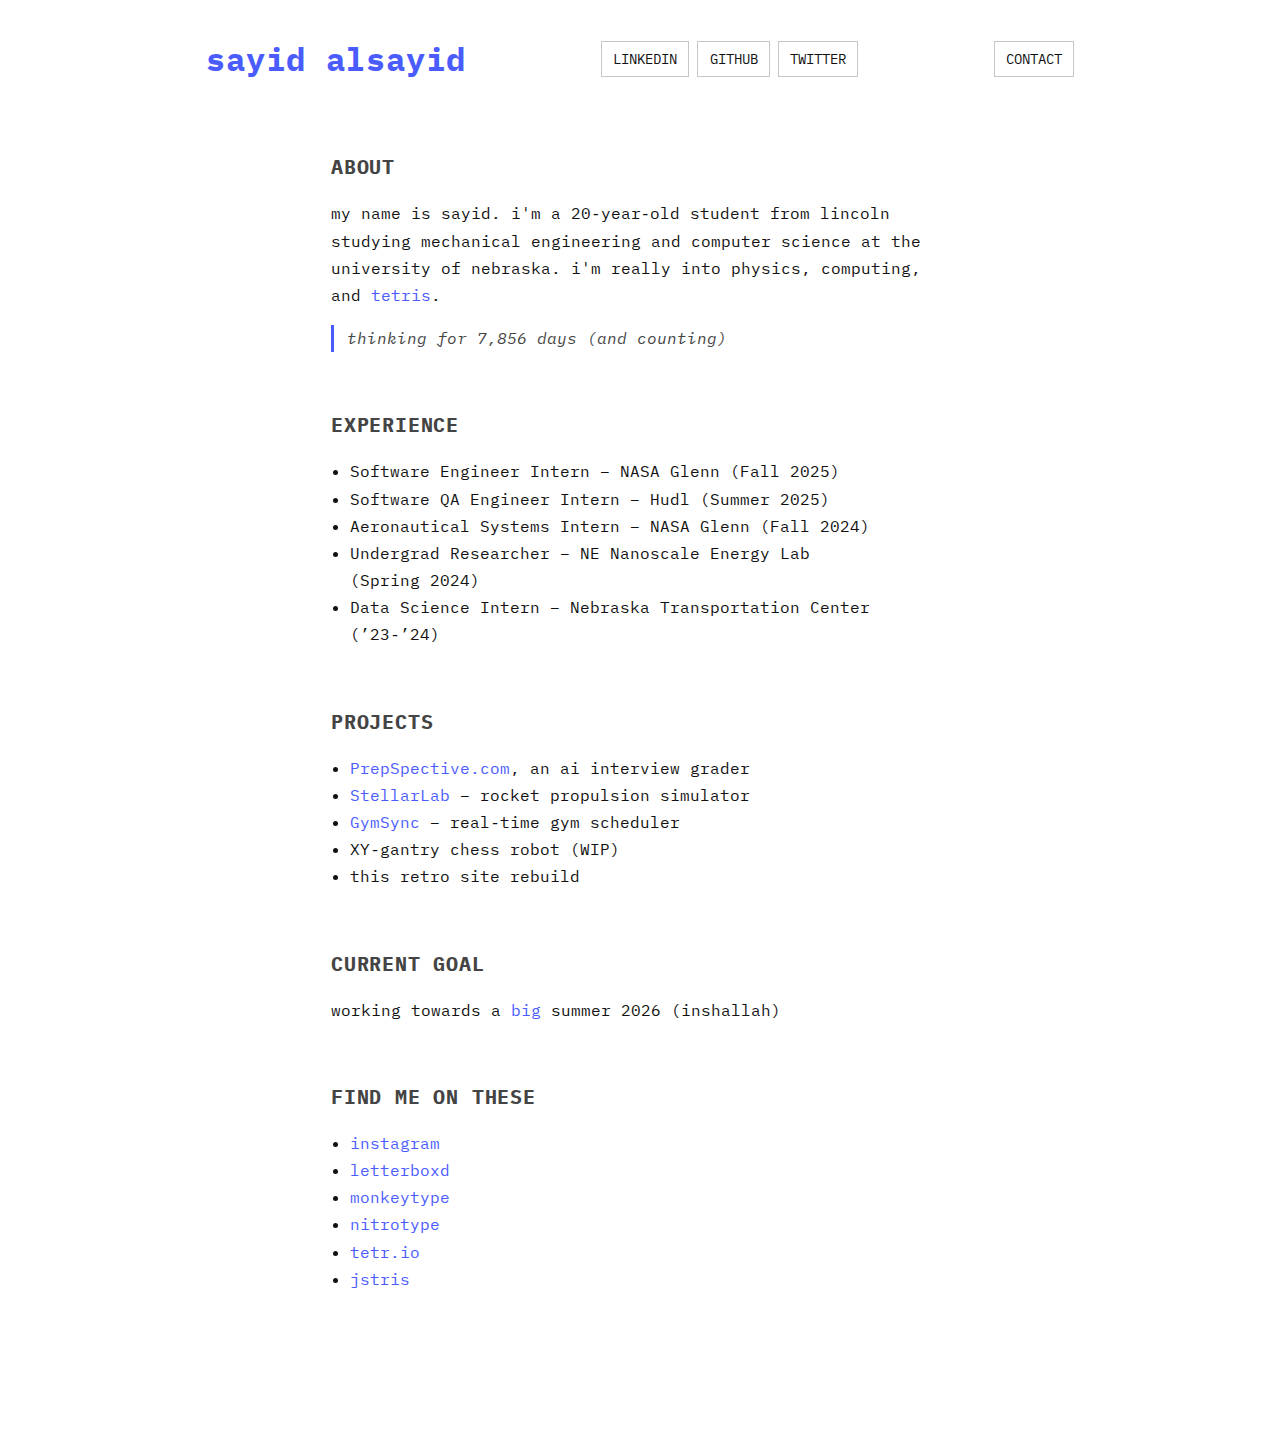
<file: index2.html>
<!DOCTYPE html>
<html lang="en">
  <head>
    <meta charset="utf-8" />
    <title>sayid alsayid</title>
    <meta name="viewport" content="width=device-width, initial-scale=1" />

    <!-- single, crisp monospace font -->
    <link
      rel="preconnect"
      href="https://fonts.googleapis.com"
    />
    <link
      rel="preconnect"
      href="https://fonts.gstatic.com"
      crossorigin
    />
    <link
      href="https://fonts.googleapis.com/css2?family=IBM+Plex+Mono:wght@400;700&display=swap"
      rel="stylesheet"
    />

    <style>
      :root {
        --accent: #4b5cff;
      }

      * {
        box-sizing: border-box;
        margin: 0;
        padding: 0;
      }

      body {
        font-family: "IBM Plex Mono", monospace;
        background: #fff;
        color: #111;
        line-height: 1.7;
        padding-bottom: 6rem;
      }

      /* header */
      header {
        max-width: 900px;
        margin: 0 auto;
        padding: 2rem 1rem 0;
        display: flex;
        align-items: center;
        justify-content: space-between;
        flex-wrap: wrap;
        gap: 1.2rem;
      }

      h1 {
        font-weight: 700;
        font-size: 2rem;
        letter-spacing: 0.03em;
        color: var(--accent);
      }

      a.contact {
        font-size: 0.9rem;
        text-transform: uppercase;
        border: 1px solid #c7c7c7;
        padding: 0.3rem 0.7rem;
        text-decoration: none;
        color: #111;
      }

      a.contact:hover {
        background: var(--accent);
        color: #fff;
      }

      /* social links */
      nav.socials {
        display: flex;
        flex-wrap: wrap;
        gap: 0.5rem;
      }

      nav.socials a {
        font-size: 0.9rem;
        text-transform: uppercase;
        border: 1px solid #c7c7c7;
        padding: 0.3rem 0.7rem;
        text-decoration: none;
        color: #111;
        display: inline-block;
      }

      nav.socials a:hover {
        background: var(--accent);
        color: #fff;
      }

      /* layout */
      main {
        max-width: 650px;
        margin: 4rem auto 0;
        padding: 0 1rem;
      }

      section {
        margin-bottom: 3.5rem;
      }

      h2 {
        font-size: 1.25rem;
        font-weight: 700;
        text-transform: uppercase;
        letter-spacing: 0.04em;
        color: #444;
        margin-bottom: 1rem;
      }

      ul {
        padding-left: 1.2rem;
      }

      a {
        color: var(--accent);
        text-decoration: none;
      }

      a:hover {
        text-decoration: underline;
      }

      blockquote {
        border-left: 3px solid var(--accent);
        padding-left: 0.8rem;
        margin-top: 1rem;
        color: #444;
        font-style: italic;
      }

      .mono-bold { font-weight: 700; }
    </style>
  </head>
  <body>
    <header>
      <h1>sayid alsayid</h1>
      <nav class="socials">
        <a href="https://linkedin.com/in/sayidalsayid" target="_blank">linkedin</a>
        <a href="https://github.com/salsayid" target="_blank">github</a>
        <a href="https://x.com/AlsayidSayid" target="_blank">twitter</a>
      </nav>
      <a href="mailto:alsayidoff@gmail.com" class="contact">contact</a>
    </header>

    <main>
      <section id="about">
        <h2>about</h2>
        <p>
          my name is sayid. i'm a 20‑year‑old student from lincoln studying mechanical engineering and computer
          science at the university of nebraska. i'm really into
          physics, computing, and <a href="https://jstris.jezevec10.com/u/sayid" target="_blank">tetris</a>.
        </p>
        <blockquote>
          thinking for <span id="days"></span> days (and counting)

        </blockquote>
      </section>

      <section id="experience">
        <h2>experience</h2>
        <ul>
          <li>Software Engineer Intern – NASA Glenn (Fall 2025)</li>
          <li>Software QA Engineer Intern – Hudl (Summer 2025)</li>
          <li>Aeronautical Systems Intern – NASA Glenn (Fall 2024)</li>
          <li>Undergrad Researcher – NE Nanoscale Energy Lab (Spring 2024)</li>
          <li>Data Science Intern – Nebraska Transportation Center (’23‑’24)</li>

        </ul>
      </section>

      <section id="projects">
        <h2>projects</h2>
        <ul>
          <li><a href="https://prepspective.com" target="_blank">PrepSpective.com</a>, an ai interview grader</li>
          <li><a href="https://github.com/salsayid/stellarlab" target="_blank">StellarLab</a> – rocket propulsion simulator</li>
          <li><a href="https://github.com/salsayid/gym-planning-app" target="_blank">GymSync</a> – real‑time gym scheduler</li>
          <li>XY‑gantry chess robot (WIP)</li>
          <li>this retro site rebuild</li>
        </ul>
      </section>

      <section id="goal">
        <h2>current goal</h2>
        <p>
          working towards a <a href="https://www.trueup.io/faang-plus/companies" target="_blank">big</a> summer 2026 (inshallah)
        </p>
      </section>

      </section>
          <section id="find-me">
        <h2 class="english">find me on these</h2>
        <ul class="social-links">
          <li class="social-item"><a href="https://instagram.com/sayidall" target="_blank">instagram</a></li>
          <li class="social-item"><a href="https://letterboxd.com/sayidal" target="_blank">letterboxd</a></li>
          <li class="social-item"><a href="https://monkeytype.com/profile/sayid" target="_blank">monkeytype</a></li>
          <li class="social-item"><a href="https://www.nitrotype.com/racer/sayidal" target="_blank">nitrotype</a></li>
          <li class="social-item"><a href="https://ch.tetr.io/u/sayoodi" target="_blank">tetr.io</a></li>
          <li class="social-item"><a href="https://jstris.jezevec10.com/u/sayid" target="_blank">jstris</a></li>
        </ul>
      </section>


    </main>

    <script>
      // day counter – since Jan 21 2005
      const daysEl = document.getElementById("days");
      if (daysEl) {
        const birth = new Date("2005-01-21T00:00:00-05:00");
        const diff = Math.floor((Date.now() - birth.getTime()) / 86_400_000);
        daysEl.textContent = diff.toLocaleString();
      }
    </script>
  </body>
</html>
</file>
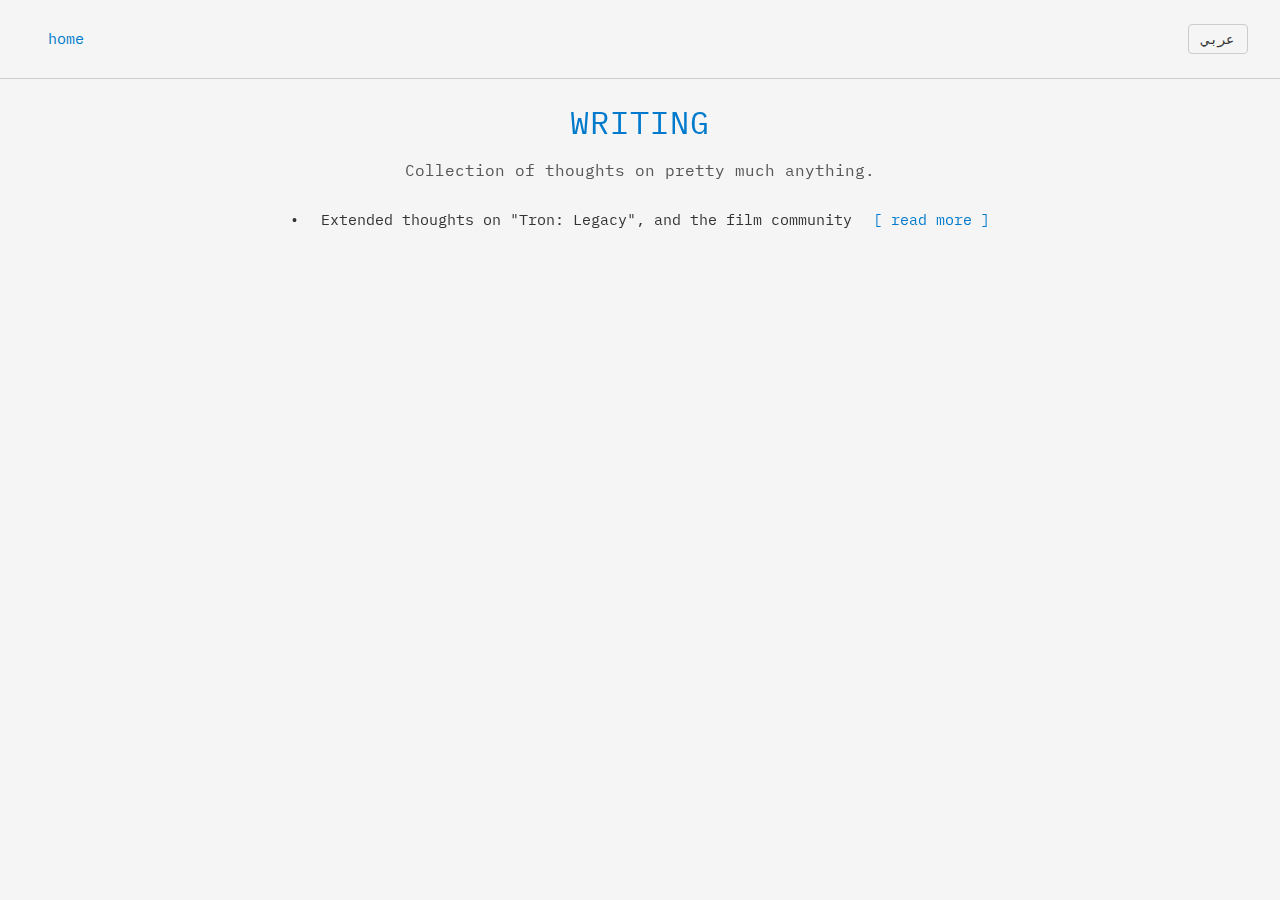
<file: writing.html>
<!DOCTYPE html>
<html lang="en">
<head>
  <meta charset="UTF-8">
  <title>Writing - Sayid Alsayid</title>
  <meta name="description" content="Writing by Sayid Alsayid">
  <meta name="viewport" content="width=device-width, initial-scale=1">
  <link href="https://fonts.googleapis.com/css?family=IBM+Plex+Mono:400,700&display=swap" rel="stylesheet">
  <link rel="preconnect" href="https://fonts.gstatic.com" crossorigin>
  <link href="style.css" rel="stylesheet">
</head>
<body>
  <header class="site-header">
    <nav>
      <a href="index.html" data-translate="nav_home">home</a>
    </nav>
    <button id="lang-toggle-btn">عربي</button>
  </header>

  <main>
    <section id="writing">
      <h1 class="writing-header-large centered" data-translate="writing_title">WRITING</h1>
      <p class="writing-subtext centered">Collection of thoughts on pretty much anything.</p>
      <ul class="writing-list">
        <li class="writing-item">
          • <span class="writing-title">Extended thoughts on "Tron: Legacy", and the film community</span>
          <a href="writing/tron-writing.html" class="writing-link">[ read more ]</a>
        </li>
      </ul>
    </section>
  </main>
  

  <script src="script.js"></script>
</body>
</html>
</file>
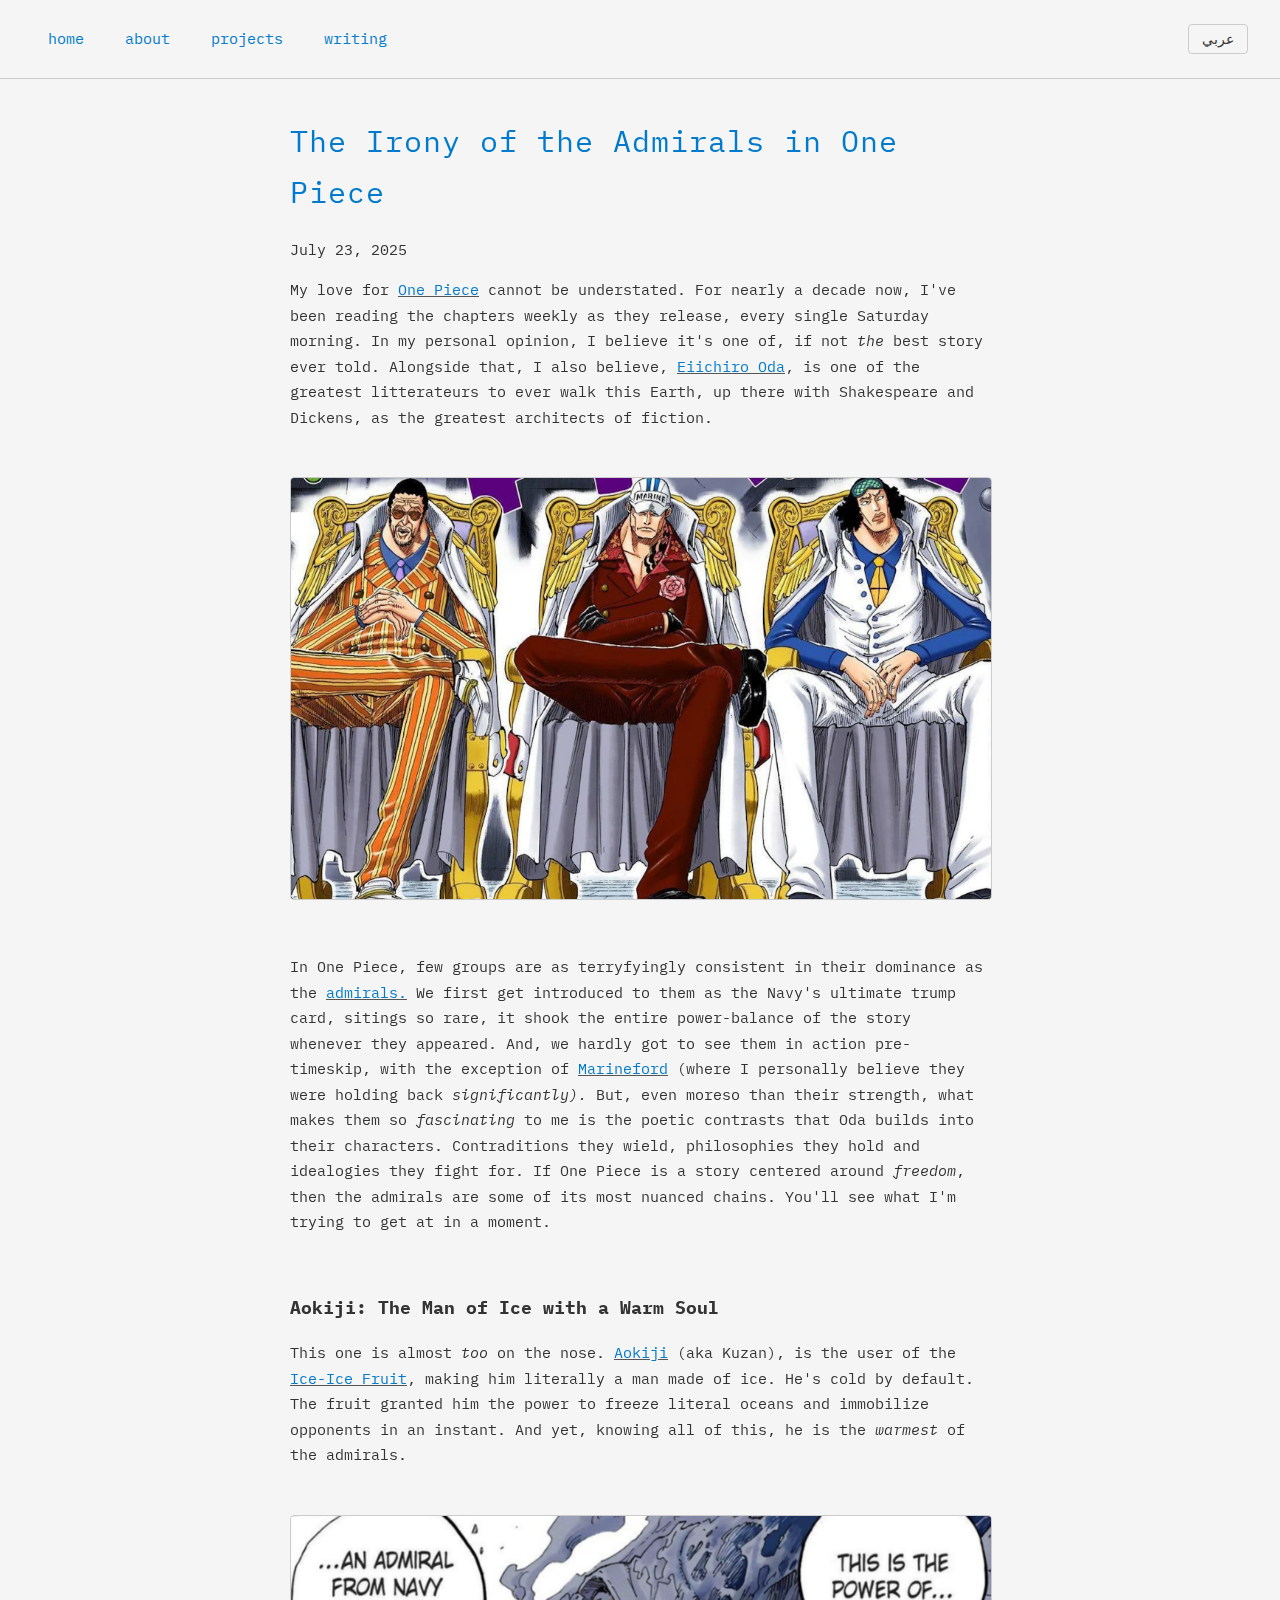
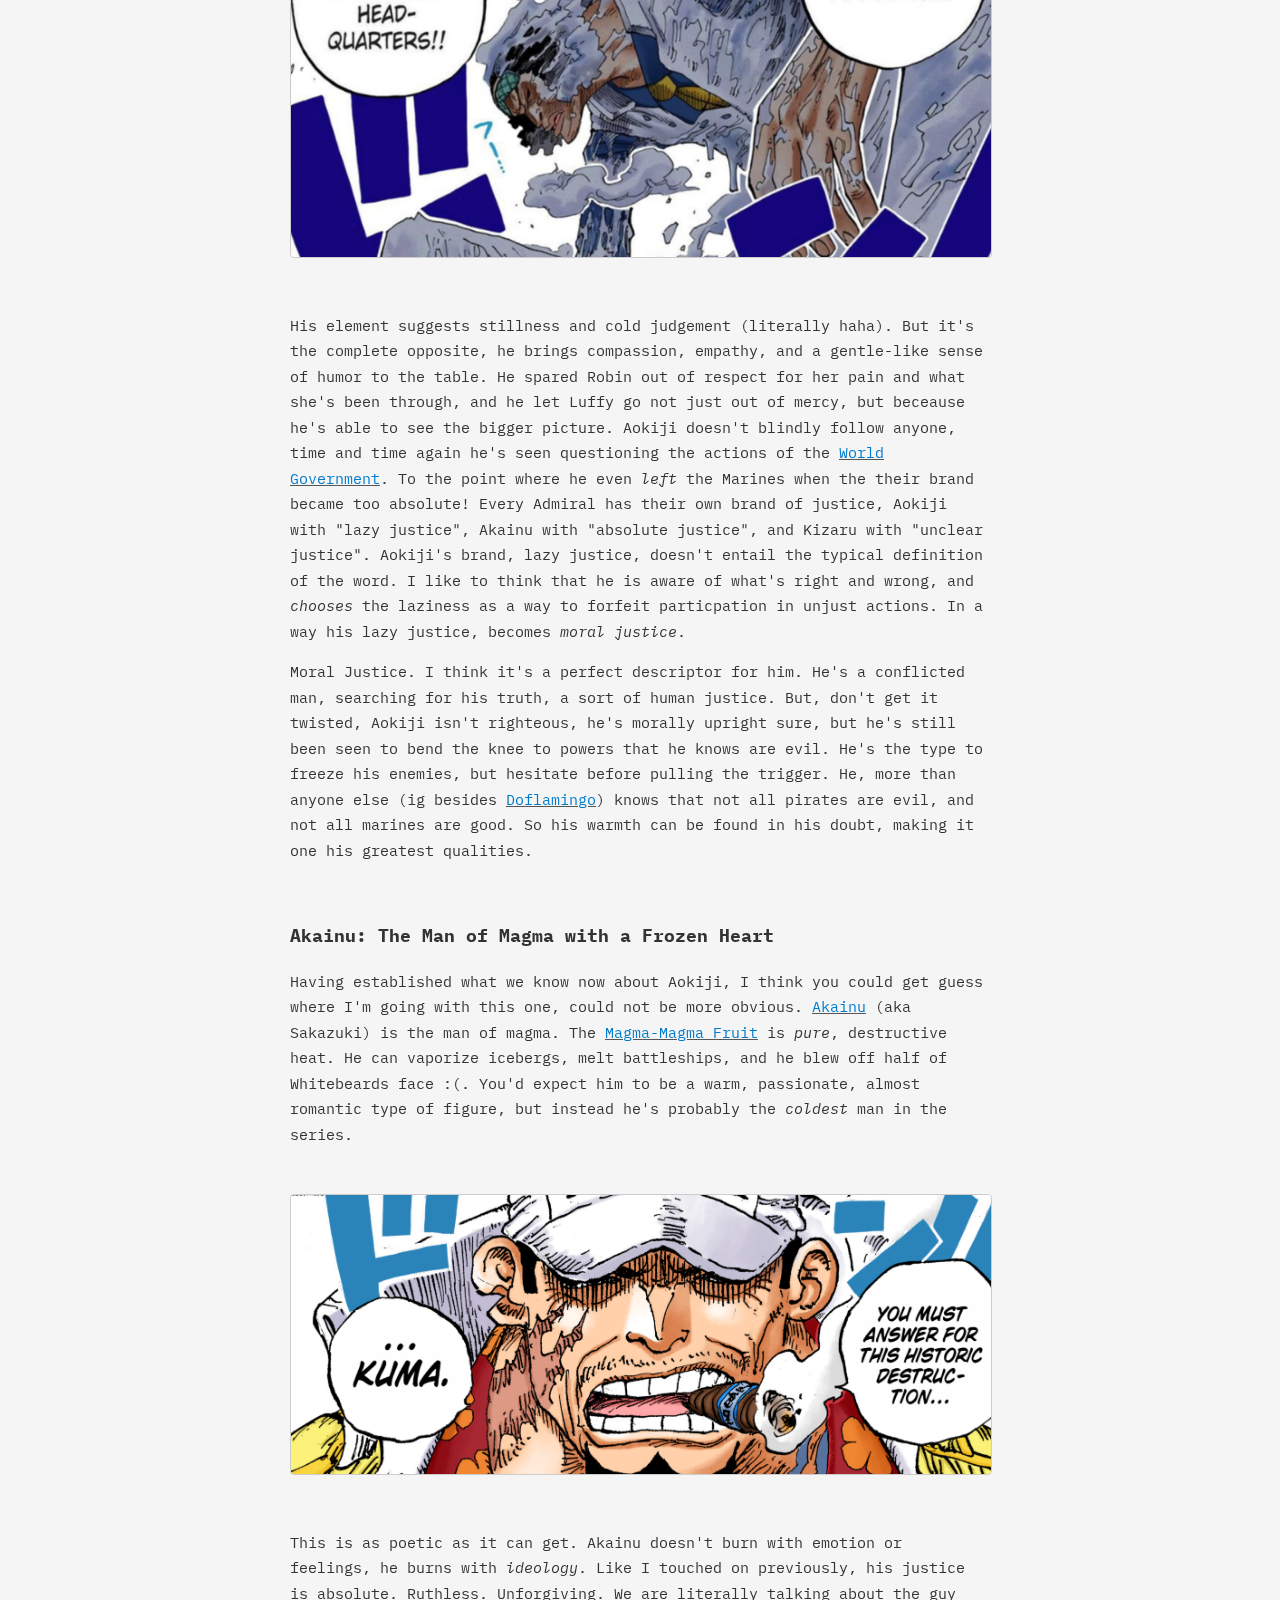
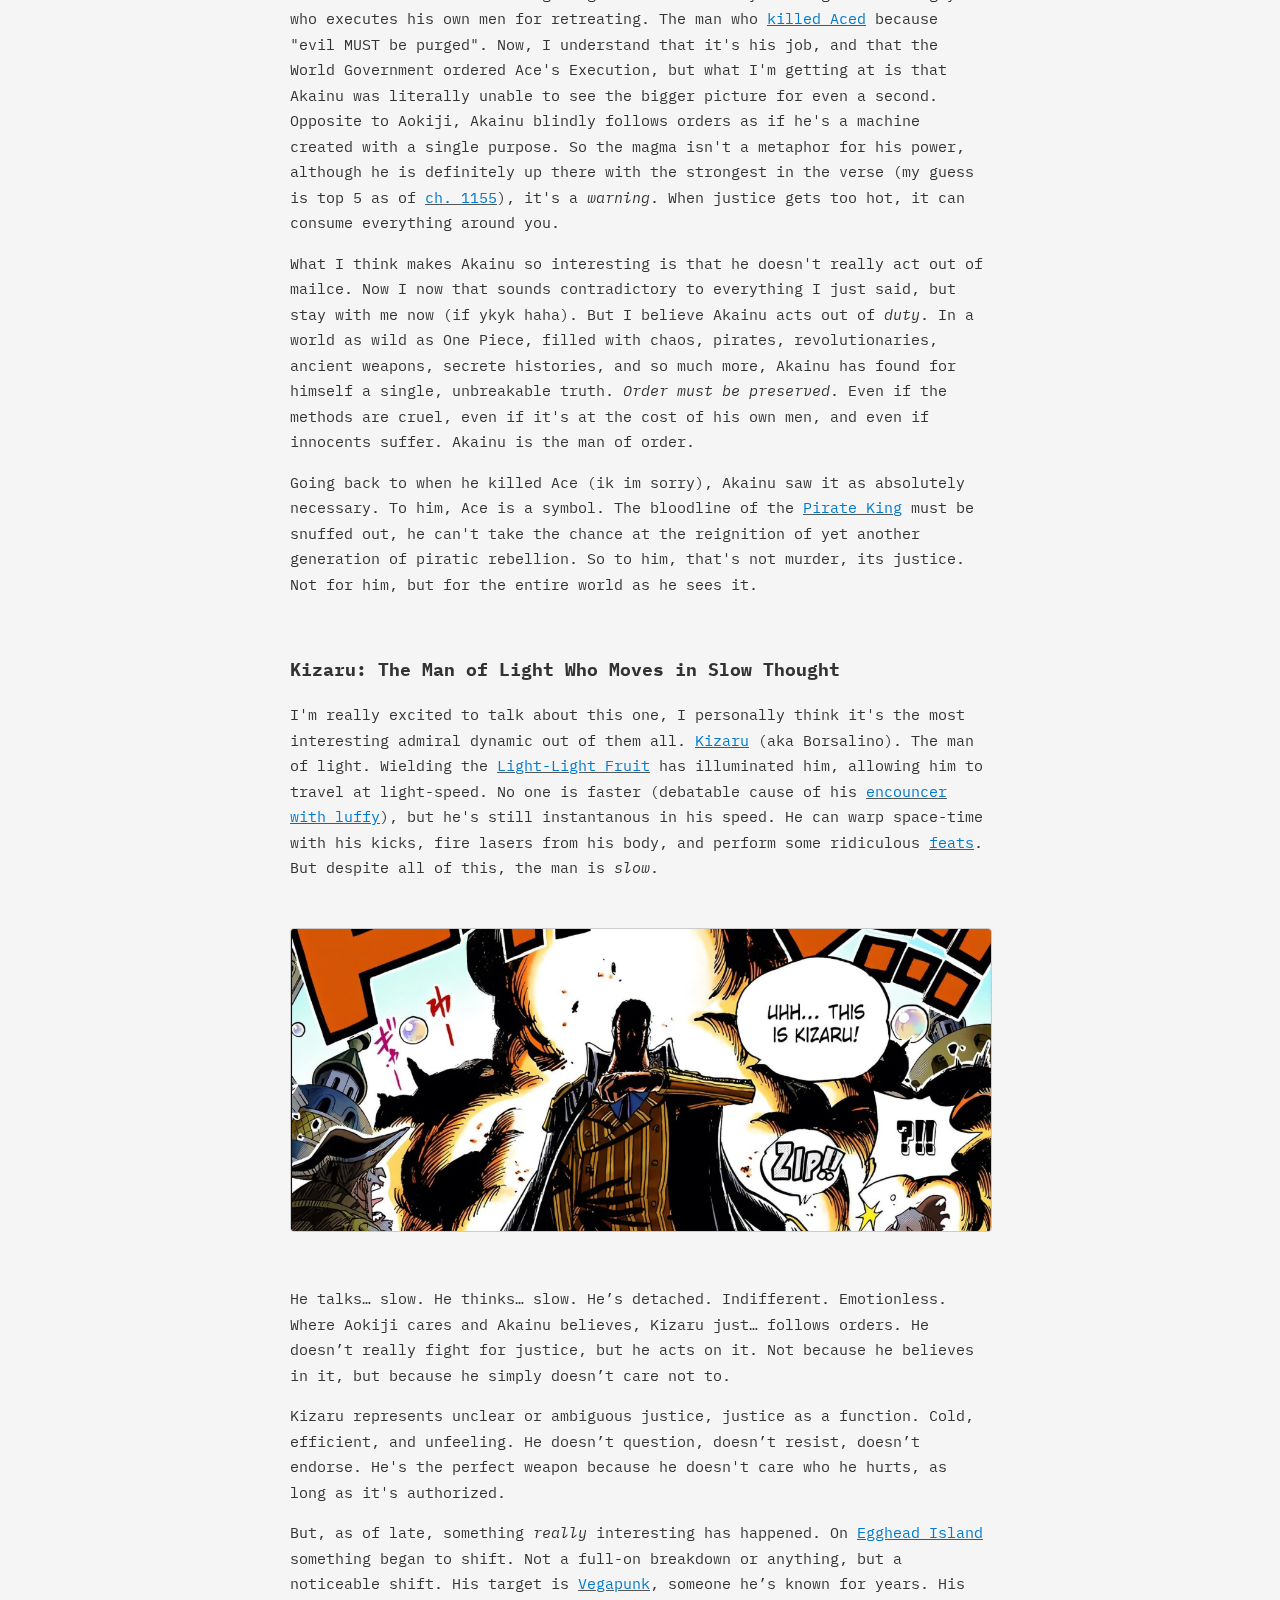
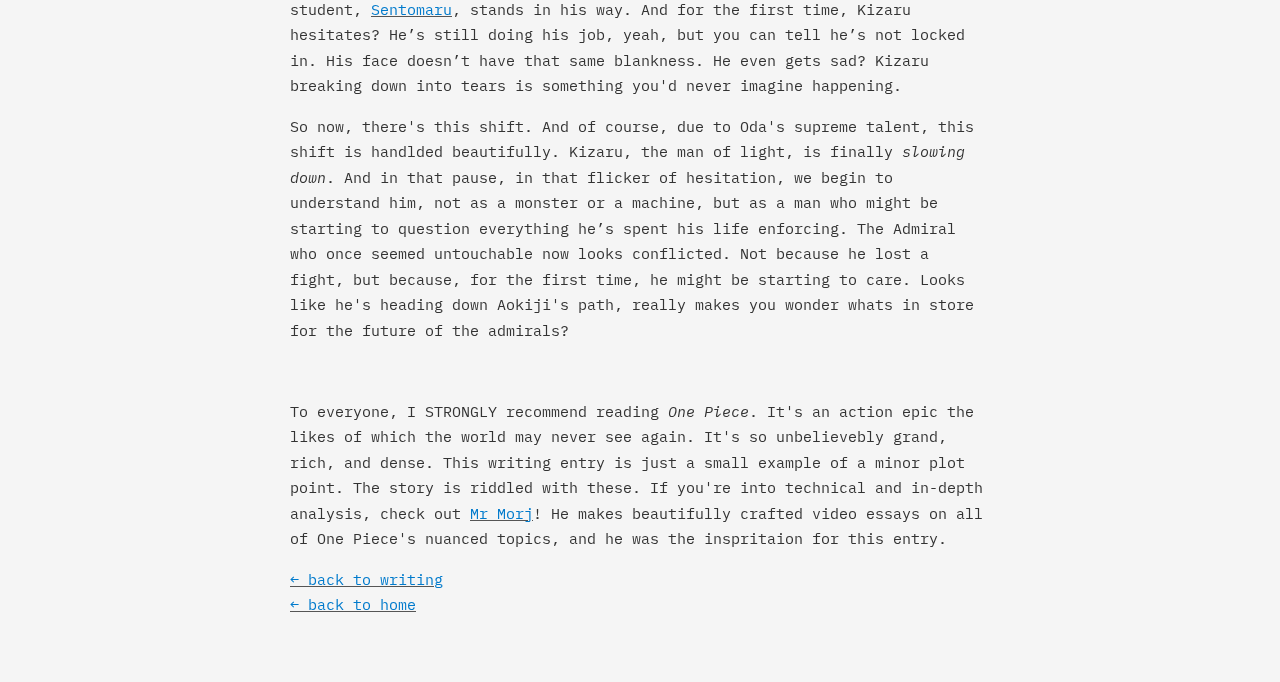
<file: writing/admirals-writing.html>
<!DOCTYPE html>
<html lang="en">
<head>
  <meta charset="UTF-8">
  <title>The Irony of the Admirals in One Piece</title>
  <meta name="description" content="The Irony of the Admirals in One Piece">
  <meta name="viewport" content="width=device-width, initial-scale=1">
  <link href="https://fonts.googleapis.com/css?family=IBM+Plex+Mono:400,700&display=swap" rel="stylesheet">
  <link rel="preconnect" href="https://fonts.gstatic.com" crossorigin>
  <link href="../style.css" rel="stylesheet">
</head>
<body>
  <header class="site-header">
    <nav>
      <a href="../index.html" data-translate="nav_home">home</a>
      <a href="../index.html#about" data-translate="nav_about">about</a>
      <a href="../index.html#projects" data-translate="nav_projects">projects</a>
      <a href="../writing.html" data-translate="nav_writing">writing</a>
    </nav>
    <button id="lang-toggle-btn">عربي</button>
  </header>

  <main class="post-content">
    <article>
      <header class="post-header">
        <h1 class="english-title">The Irony of the Admirals in One Piece</h1>
        <h1 class="arabic-title" lang="ar" style="display: none;">المفارقة في شخصيات الأدميرالات في ون بيس</h1>
        <div class="post-meta">
          <time class="english-date">July 23, 2025</time>
          <time class="arabic-date" lang="ar" style="display: none;">23 يوليو 2025</time>
        </div>
      </header>
      
      <div class="post-body">
        <div class="english-content">
          <p>My love for <a href="https://en.wikipedia.org/wiki/One_Piece" target="_blank" >One Piece</a> cannot be understated. For nearly a decade now, I've been reading the chapters weekly as they release, every single Saturday morning. In my personal opinion, I believe it's one of, if not <em>the</em> best story ever told. Alongside that, I also believe, <a href="https://en.wikipedia.org/wiki/Eiichiro_Oda" target="_blank">Eiichiro Oda</a>, is one of the greatest litterateurs to ever walk this Earth, up there with Shakespeare and Dickens, as the greatest architects of fiction.</p>
          <img src="../images/admirals1.png" alt="Admirals" class="post-image">

          <p>In One Piece, few groups are as terryfyingly consistent in their dominance as the <a href="https://onepiece.fandom.com/wiki/Admiral" target="_blank">admirals.</a> We first get introduced to them as the Navy's ultimate trump card, sitings so rare, it shook the entire power-balance of the story whenever they appeared. And, we hardly got to see them in action pre-timeskip, with the exception of <a href="https://onepiece.fandom.com/wiki/Marineford_Arc" targer="_blank">Marineford</a> (where I personally believe they were holding back <em>significantly).</em> But, even moreso than their strength, what makes them so <em>fascinating</em> to me is the poetic contrasts that Oda builds into their characters. Contraditions they wield, philosophies they hold and idealogies they fight for. If One Piece is a story centered around <em>freedom</em>, then the admirals are some of its most nuanced chains. You'll see what I'm trying to get at in a moment.</p>

        <br>
          <h3>Aokiji: The Man of Ice with a Warm Soul</h3>
          <p>This one is almost <em>too</em> on the nose. <a href="https://onepiece.fandom.com/wiki/Kuzan" target="_blank">Aokiji</a> (aka Kuzan), is the user of the <a href="https://onepiece.fandom.com/wiki/Hie_Hie_no_Mi" target="_blank">Ice-Ice Fruit</a>, making him literally a man made of ice. He's cold by default. The fruit granted him the power to freeze literal oceans and immobilize opponents in an instant. And yet, knowing all of this, he is the <em>warmest</em> of the admirals.</p>

          <img src="../images/admirals2.png" alt="EXAMPLE" class="post-image">

          <p>His element suggests stillness and cold judgement (literally haha). But it's the complete opposite, he brings compassion, empathy, and a gentle-like sense of humor to the table. He spared Robin out of respect for her pain and what she's been through, and he let Luffy go not just out of mercy, but beceause he's able to see the bigger picture. Aokiji doesn't blindly follow anyone, time and time again he's seen questioning the actions of the <a href="https://onepiece.fandom.com/wiki/World_Government" target="_blank">World Government</a>. To the point where he even <em>left</em> the Marines when the their brand became too absolute! Every Admiral has their own brand of justice, Aokiji with "lazy justice", Akainu with "absolute justice", and Kizaru with "unclear justice". Aokiji's brand, lazy justice, doesn't entail the typical definition of the word. I like to think that he is aware of what's right and wrong, and <em>chooses</em> the laziness as a way to forfeit particpation in unjust actions. In a way his lazy justice, becomes <em>moral justice</em>.</p>

          <p>Moral Justice. I think it's a perfect descriptor for him. He's a conflicted man, searching for his truth, a sort of human justice. But, don't get it twisted, Aokiji isn't righteous, he's morally upright sure, but he's still been seen to bend the knee to powers that he knows are evil. He's the type to freeze his enemies, but hesitate before pulling the trigger. He, more than anyone else (ig besides <a href="https://www.youtube.com/watch?v=EQx_YYYJwN4" target="_blank">Doflamingo</a>) knows that not all pirates are evil, and not all marines are good. So his warmth can be found in his doubt, making it one his greatest qualities.</p>

          <br>
            <h3>Akainu: The Man of Magma with a Frozen Heart</h3>

          <p>Having established what we know now about Aokiji, I think you could get guess where I'm going with this one, could not be more obvious. <a href="https://onepiece.fandom.com/wiki/Sakazuki" target="_blank">Akainu</a> (aka Sakazuki) is the man of magma. The <a href="https://onepiece.fandom.com/wiki/Magu_Magu_no_Mi" target="_blank">Magma-Magma Fruit</a> is <em>pure</em>, destructive heat. He can vaporize icebergs, melt battleships, and he blew off half of Whitebeards face :(. You'd expect him to be a warm, passionate, almost romantic type of figure, but instead he's probably the <em>coldest</em> man in the series.</p> 
          <img src="../images/admirals3.png" alt="EXAMPLE" class="post-image">

          <p>This is as poetic as it can get. Akainu doesn't burn with emotion or feelings, he burns with <em>ideology</em>. Like I touched on previously, his justice is absolute. Ruthless. Unforgiving. We are literally talking about the guy who executes his own men for retreating. The man who <a href="https://www.youtube.com/watch?v=38w51D56uxg" target="_blank">killed Aced</a> because "evil MUST be purged". Now, I understand that it's his job, and that the World Government ordered Ace's Execution, but what I'm getting at is that Akainu was literally unable to see the bigger picture for even a second. Opposite to Aokiji, Akainu blindly follows orders as if he's a machine created with a single purpose. So the magma isn't a metaphor for his power, although he is definitely up there with the strongest in the verse (my guess is top 5 as of <a href="https://tcbscansonepiece.com/one-piece-chapter-1155/" target="_blank">ch. 1155</a>), it's a <em>warning</em>. When justice gets too hot, it can consume everything around you.</p>

          <p>What I think makes Akainu so interesting is that he doesn't really act out of mailce. Now I now that sounds contradictory to everything I just said, but stay with me now (if ykyk haha). But I believe Akainu acts out of <em>duty</em>. In a world as wild as One Piece, filled with chaos, pirates, revolutionaries, ancient weapons, secrete histories, and so much more, Akainu has found for himself a single, unbreakable truth. <em>Order must be preserved</em>. Even if the methods are cruel, even if it's at the cost of his own men, and even if innocents suffer. Akainu is the man of order.</p>
          <p>Going back to when he killed Ace (ik im sorry), Akainu saw it as absolutely necessary. To him, Ace is a symbol. The bloodline of the <a href="https://onepiece.fandom.com/wiki/Gol_D._Roger" target="_blank">Pirate King</a> must be snuffed out, he can't take the chance at the reignition of yet another generation of piratic rebellion. So to him, that's not murder, its justice. Not for him, but for the entire world as he sees it.</p>
          <br>
         <h3>Kizaru: The Man of Light Who Moves in Slow Thought</h3>

          <p>I'm really excited to talk about this one, I personally think it's the most interesting admiral dynamic out of them all. <a href="https://onepiece.fandom.com/wiki/Borsalino" target="_blank">Kizaru</a> (aka Borsalino). The man of light. Wielding the <a href="https://onepiece.fandom.com/wiki/Pika_Pika_no_Mi" target="_blank">Light-Light Fruit</a> has illuminated him, allowing him to travel at light-speed. No one is faster (debatable cause of his <a href="https://www.youtube.com/watch?v=nowY_icRZsQ" target="_blank">encouncer with luffy</a>), but he's still instantanous in his speed. He can warp space-time with his kicks, fire lasers from his body, and perform some ridiculous <a href="https://www.youtube.com/shorts/lQjUl7SY3f4" target="_blank">feats</a>. But despite all of this, the man is <em>slow</em>.  </p>
                <img src="../images/admirals4.png" alt="EXAMPLE" class="post-image">

          <p>He talks… slow. He thinks… slow. He’s detached. Indifferent. Emotionless. Where Aokiji cares and Akainu believes, Kizaru just… follows orders. He doesn’t really fight for justice, but he acts on it. Not because he believes in it, but because he simply doesn’t care not to.</p>
          <p>Kizaru represents unclear or ambiguous justice, justice as a function. Cold, efficient, and unfeeling. He doesn’t question, doesn’t resist, doesn’t endorse. He's the perfect weapon because he doesn't care who he hurts, as long as it's authorized.</p>
          <p>But, as of late, something <em>really</em> interesting has happened. On <a href="https://onepiece.fandom.com/wiki/Egghead_Arc" target="_blank">Egghead Island</a> something began to shift. Not a full-on breakdown or anything, but a noticeable shift. His target is <a href="https://onepiece.fandom.com/wiki/Vegapunk" target="_blank">Vegapunk</a>, someone he’s known for years. His student, <a href="https://onepiece.fandom.com/wiki/Sentomaru" target="_blank">Sentomaru</a>, stands in his way. And for the first time, Kizaru hesitates? He’s still doing his job, yeah, but you can tell he’s not locked in. His face doesn’t have that same blankness. He even gets sad? Kizaru breaking down into tears is something you'd never imagine happening.</p>
          <p>So now, there's this shift. And of course, due to Oda's supreme talent, this shift is handlded beautifully. Kizaru, the man of light, is finally <em>slowing down</em>. And in that pause, in that flicker of hesitation, we begin to understand him, not as a monster or a machine, but as a man who might be starting to question everything he’s spent his life enforcing. The Admiral who once seemed untouchable now looks conflicted. Not because he lost a fight, but because, for the first time, he might be starting to care. Looks like he's heading down Aokiji's path, really makes you wonder whats in store for the future of the admirals?</p>
        <br>
          <p>To everyone, I STRONGLY recommend reading <em>One Piece</em>. It's an action epic the likes of which the world may never see again. It's so unbelievebly grand, rich, and dense. This writing entry is just a small example of a minor plot point. The story is riddled with these. If you're into technical and in-depth analysis, check out <a href="https://www.youtube.com/mrmorj" target="_blank">Mr Morj</a>! He makes beautifully crafted video essays on all of One Piece's nuanced topics, and he was the inspritaion for this entry. </p>
        </div>

        <div class="arabic-content" lang="ar" style="display: none;">
        <p>حبّي لـ <a href="https://en.wikipedia.org/wiki/One_Piece" target="_blank">ون بيس</a> ما بنوصف. لي قرابة عشر سنين بقرأ الشابترز أول بأول، كل صباح سبت. وبصراحة، في نظري، هي واحدة من أعظم القصص الاتكتبت، إن ما كانت الأعظم. وكمان بفتكر إنو <a href="https://en.wikipedia.org/wiki/Eiichiro_Oda" target="_blank">إييتشيرو أودا</a>، من أعظم الكُتاب الاتمشو على الأرض، في مصاف شكسبير وديكنز، كأعمدة في عالم الرواية والخيال.</p>
        <img src="../images/admirals1.png" alt="Admirals" class="post-image">

        <p>في ون بيس، نادر تلقى مجموعة ثابتة في قوتها زي <a href="https://onepiece.fandom.com/wiki/Admiral" target="_blank">الأدميرالات</a>. أول ظهور ليهم كان كأنهم الكرت الرابح للبحرية، وظهورهم قلب موازين القوة في القصة. وقبل التايم سكيب، ما شفناهم كتير، إلا في <a href="https://onepiece.fandom.com/wiki/Marineford_Arc" targer="_blank">حرب المارينفورد</a> (وبرأيي كانوا ماسكين نفسهم شديد). لكن الأهم من قوتهم، هو التناقضات الشعرية في شخصياتهم. التناقضات دي، والأفكار والمبادئ البقات في دواخلهم، هي البتخليهم مثيرين فعلاً. لو القصة كلها عن <em>الحرية</em>، فهم هم السلاسل الأكتر تعقيداً. حتفهم قصدي بعد شوية.</p>

        <br>
        <h3>أوكيجي: زول التلج بقلب دافي</h3>
        <p>دي يمكن أوضح مثال. <a href="https://onepiece.fandom.com/wiki/Kuzan" target="_blank">أوكيجي</a> (كوزان)، معاهو <a href="https://onepiece.fandom.com/wiki/Hie_Hie_no_Mi" target="_blank">فاكهة التلج</a>. جسمو نفسو بقا تلج. التلج بيجمّد بحار كاملة في لحظات. بس بالرغم من دا كلو، هو أكتر زول دافي فيهم.</p>

        <img src="../images/admirals2.png" alt="EXAMPLE" class="post-image">

        <p>عنصره بيدل على الجمود والحسابات الباردة، لكن هو العكس تماماً. عندو رحمة، حس إنساني، وحتى نُكتو خفيفة. سامح روبين عشان فاهم الألم البتمر بيهو، وخلى لوفي يروح، مش بس رحمة، بل لأنه شايف الصورة الكبيرة. أوكيجي ما بيتبع الأوامر عمياني، دايماً بيشكّك في أفعال <a href="https://onepiece.fandom.com/wiki/World_Government" target="_blank">الحكومة العالمية</a>. للدرجة اللي خلاهو يسيب البحرية كلها! كل أدميرال عندو نسخة من العدالة، أوكيجي عدالته اسمها "العدالة الكسولة"، ودي ما معناها إنو كسلان، لا. هو بيختار يكون بعيد من الظلم. عدالته الكسولة، هي عدالة أخلاقية.</p>

        <p>عدالة أخلاقية. وصف مثالي ليهو. زول متناقض، بيدور على الحقيقة، عدالة إنسانية. بس ما تفهم غلط، هو ما ملاك. بالرغم من أخلاقه، مرات بيقبل يخضع لقوى شريرة. ممكن يجمّد خصمو، لكن يتردد قبل يقتل. أكتر واحد فاهم إنو ما كل القراصنة أشرار، وما كل البحرية أخيار. شكو هو اللي بيخليه دافي كدا.</p>

        <br>
        <h3>أكاينو: زول النار بقلب متجمّد</h3>

        <p>بما إنو عرفنا أوكيجي، بتقدر تتخيل وين ماشيين هنا. <a href="https://onepiece.fandom.com/wiki/Sakazuki" target="_blank">أكاينو</a> (ساكازوكي)، زول النار. <a href="https://onepiece.fandom.com/wiki/Magu_Magu_no_Mi" target="_blank">فاكهة الماجما</a> حرفياً نار حارقة ومدمرة. بمقدرو يسيّح جبال جليد، يحرق سفن، ونص وجه وايتبيرد طار بسببو :( كان مفروض يكون زول حار وعاطفي، لكن هو أبرد زول في السلسلة.</p>
        <img src="../images/admirals3.png" alt="EXAMPLE" class="post-image">

        <p>ما في أكتر شعرية من كدا. أكاينو ما بيحرق بمشاعرو، بيحرق بعقيدتو. عدالتو مطلقة. قاسية. بلا رحمة. دا الزول البيعدم جنودو لو انسحبوا. <a href="https://www.youtube.com/watch?v=38w51D56uxg" target="_blank">قتل آيس</a> لأنو "الشر لازم ينمحي". الحكومة أمرت بالإعدام، صح، لكن هو ما شاف غير الأمر، ما عندو رؤية واسعة زي أوكيجي. أكاينو بيتبع الأوامر زي آلة. فقوة الماجما، هي تحذير. لما العدالة تسخن زيادة، بتحرق الكل.</p>

        <p>الجميل في شخصيتو إنو ما شرير لأجل الشر. كلامي دا ممكن يبدو متناقض، بس أظنو بيتصرف بدافع <em>الواجب</em>. في عالم مليان فوضى وقراصنة وثوار وأسرار، أكاينو لقى ليهو حقيقة واحدة ما بتتكسر: <em>النظام لازم يستمر</em>. حتى لو بطرق قاسية، حتى لو على حساب الأبرياء. هو رمز النظام الصارم.</p>
        <p>لما قتل آيس (سامحوني)، هو شاف آيس كرمز، سلالة <a href="https://onepiece.fandom.com/wiki/Gol_D._Roger" target="_blank">ملك القراصنة</a> لازم تنتهي. ما كان شايفها جريمة، كان شايفها عدالة. مو ليهو، بل للعالم كلو.</p>

        <br>
        <h3>كيزارو: زول الضوء البيفكّر بطء</h3>

        <p>دي الشخصية الأكتر متعة أتكلم عنها. <a href="https://onepiece.fandom.com/wiki/Borsalino" target="_blank">كيزارو</a> (بورسالينو)، زول الضوء. <a href="https://onepiece.fandom.com/wiki/Pika_Pika_no_Mi" target="_blank">فاكهة الضوء</a> خلتو يسافر بسرعة الضوء. أسرع واحد (برغم من <a href="https://www.youtube.com/watch?v=nowY_icRZsQ" target="_blank">مواجهتو مع لوفي</a>). بيكسر الزمن برفسة، بيطلق ليزر من جسمو، وبيعمل حاجات مجنونة <a href="https://www.youtube.com/shorts/lQjUl7SY3f4" target="_blank">زي دي</a>. لكن بالرغم من كلو دا، الزول دا بطيء.</p>
        <img src="../images/admirals4.png" alt="EXAMPLE" class="post-image">

        <p>كلامو بطيء. تفكيرو بطيء. بارد. ما عندو عاطفة. أوكيجي بيهتم. أكاينو مؤمن. كيزارو... بس بينفذ. ما عشان مؤمن، بس عشان ما فارق معاه.</p>
        <p>هو مثال للعدالة الغامضة، أو العدالة كوظيفة. بارد، فعّال، وبلا إحساس. ما بسأل، ما يرفض، وما يؤيد. سلاح مثالي لأنه ما بيهمو منو المتأذي، طالما في إذن رسمي.</p>
        <p>لكن في <a href="https://onepiece.fandom.com/wiki/Egghead_Arc" target="_blank">أرك إيغ هيد</a>، حصل شي جديد. هدفو بقا <a href="https://onepiece.fandom.com/wiki/Vegapunk" target="_blank">فيجابانك</a>، زول بعرفو من سنين. وتلميذو، <a href="https://onepiece.fandom.com/wiki/Sentomaru" target="_blank">سنتومارو</a>، واقف قدامو. لأول مرة، كيزارو يتردد؟ لسه بيأدي شغلو، بس ما مركز. وشو ما بقا فاضي زي دايماً. حتى بيحزن؟ تبكي؟ شيء ما بتتخيلو منو.</p>
        <p>فدلوقتي، في تحول. وكالعادة، أودا بيديرو بطريقة رهيبة. كيزارو، زول الضوء، بقى <em>يهدى</em>. وفي لحظة التردد دي، بدينا نشوفو كإنسان. مش آلة، مش سلاح. زول بدأ يسأل، يمكن لأول مرة، عن كل الحاجات البينفذها طول عمره. زول كان صعب تلمسو، بقا متردد. مو عشان خسر قتال، لكن لأنو أخيراً، بدأ يهتم. شكله ماشي في طريق أوكيجي. يخلينا نتساءل، مستقبل الأدميرالات حيكون شنو؟</p>

        <br>
        <p>لكل الناس، أنصحكم تقروا <em>ون بيس</em>. قصة أكشن خرافية، يمكن ما تتكرر تاني. ضخمة، غنية، ومعقدة. والكتابة دي بس لمحة من تفصيلة صغيرة في القصة. في مئات زيها. ولو بتحب التحليل العميق، شوف قناة <a href="https://www.youtube.com/mrmorj" target="_blank">Mr Morj</a>! فيديوهاتو رهيبة جداً، وكانت الإلهام لي في الكتابة دي.</p>
        </div>

      </div>
    </article>

    <nav class="post-nav">
      <a href="../writing.html" class="back-to-writing english-button">← back to writing</a>
      <a href="../writing.html" class="back-to-writing arabic-button" lang="ar" style="display: none;">← العودة إلى الكتابة</a>
      <br>
      <a href="../index.html" class="back-to-home english-button">← back to home</a>
      <a href="../index.html" class="back-to-home arabic-button" lang="ar" style="display: none;">← العودة إلى الصفحة الرئيسية</a>
    </nav>
  </main>

  <script src="../script.js"></script>
  <script>
    document.getElementById('lang-toggle-btn').addEventListener('click', function() {
      const englishTitle = document.querySelector('.english-title');
      const arabicTitle = document.querySelector('.arabic-title');
      const englishContent = document.querySelector('.english-content');
      const arabicContent = document.querySelector('.arabic-content');
      const englishDate = document.querySelector('.english-date');
      const arabicDate = document.querySelector('.arabic-date');
      const englishButtons = document.querySelectorAll('.english-button');
      const arabicButtons = document.querySelectorAll('.arabic-button');

      if (englishTitle.style.display === 'none') {
        englishTitle.style.display = 'block';
        arabicTitle.style.display = 'none';
        englishContent.style.display = 'block';
        arabicContent.style.display = 'none';
        englishDate.style.display = 'block';
        arabicDate.style.display = 'none';
        englishButtons.forEach(button => button.style.display = 'block');
        arabicButtons.forEach(button => button.style.display = 'none');
      } else {
        englishTitle.style.display = 'none';
        arabicTitle.style.display = 'block';
        englishContent.style.display = 'none';
        arabicContent.style.display = 'block';
        englishDate.style.display = 'none';
        arabicDate.style.display = 'block';
        englishButtons.forEach(button => button.style.display = 'none');
        arabicButtons.forEach(button => button.style.display = 'block');
      }
    });
  </script>
</body>
</html>
</file>
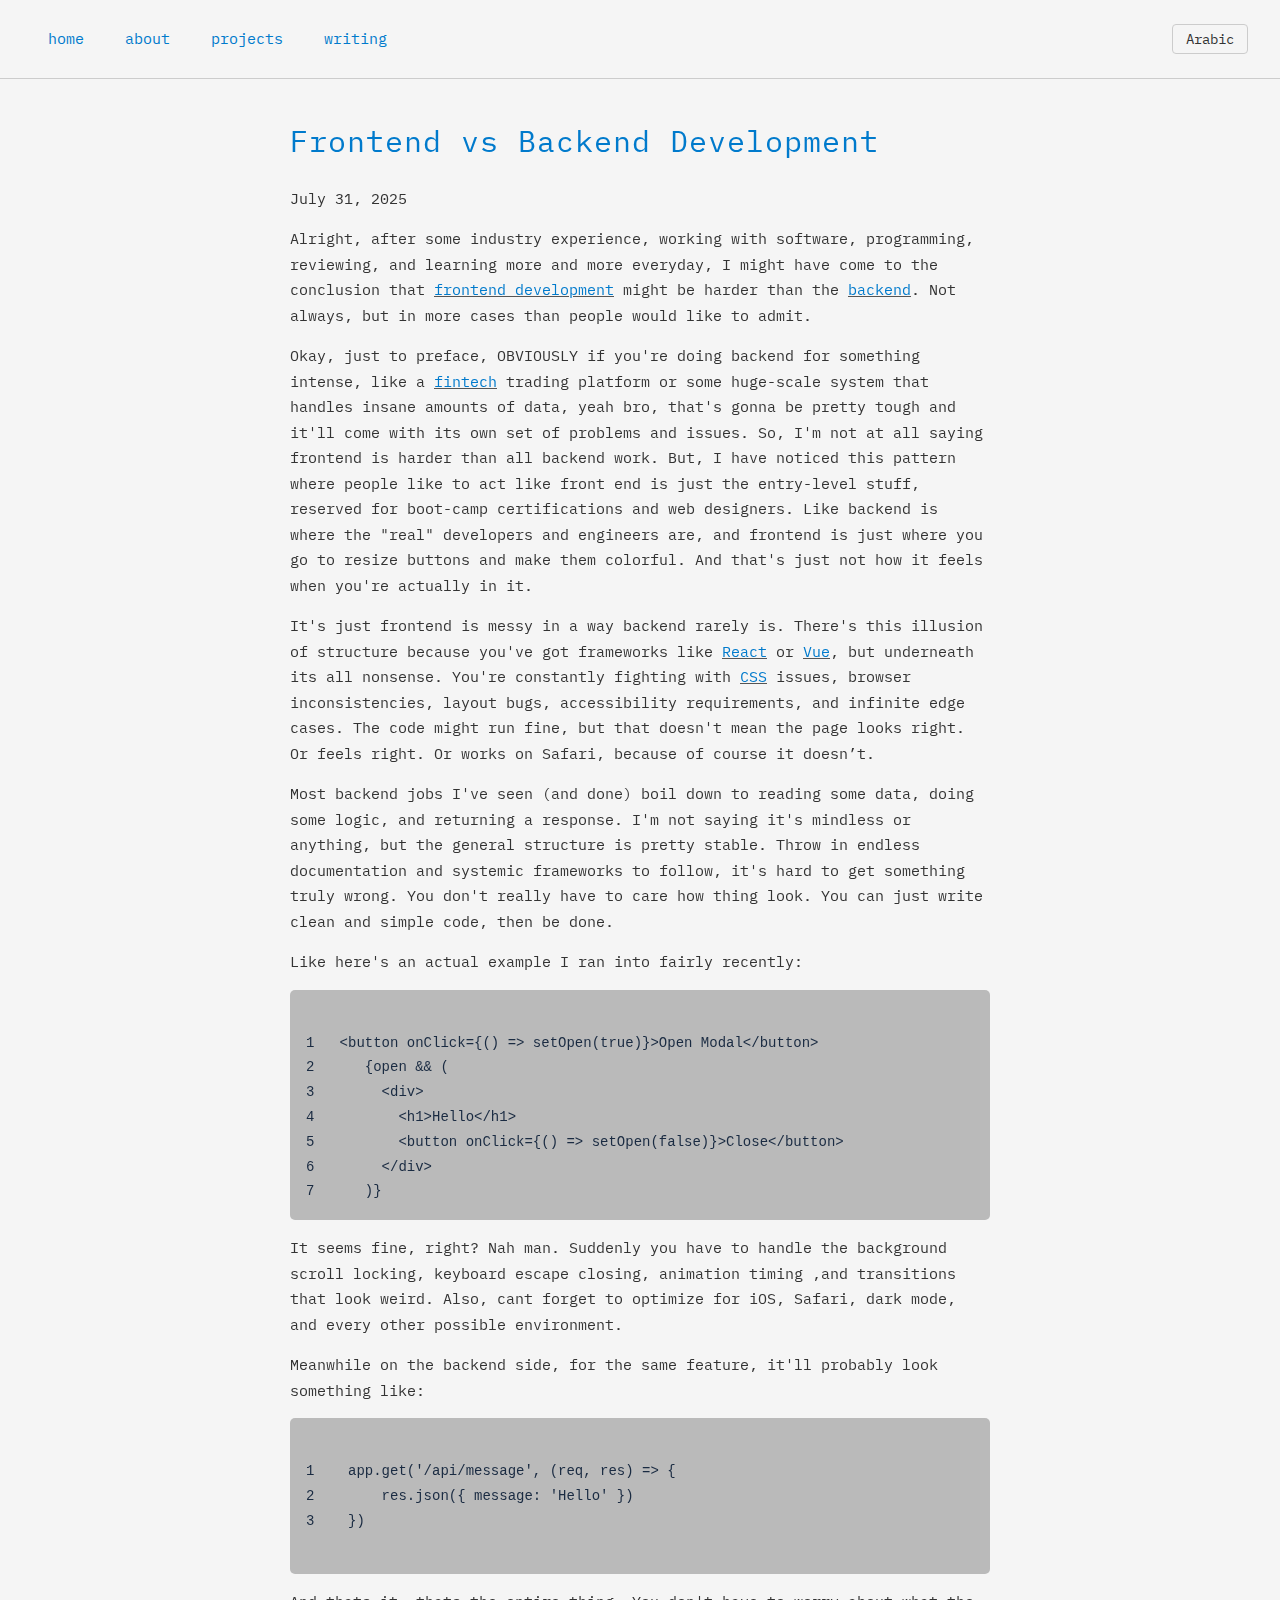
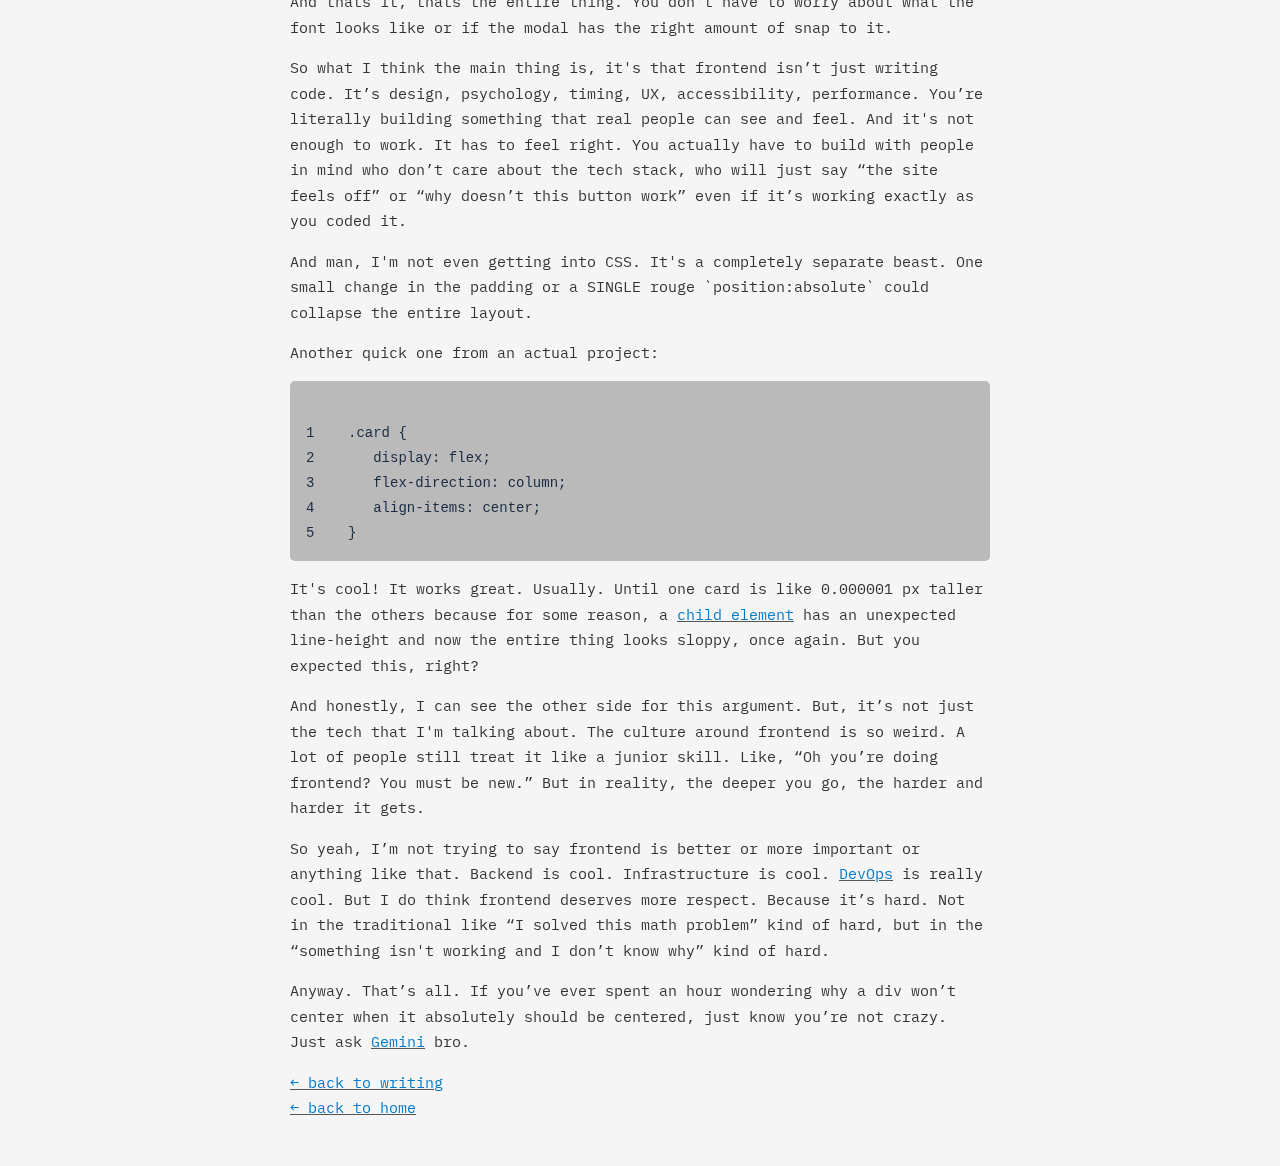
<file: writing/frontend-writing.html>
<!DOCTYPE html>
<html lang="en">
<head>
  <meta charset="UTF-8">
  <title>Frontend vs Backend Development</title>
  <meta name="description" content="Frontend vs Backend Development">
  <meta name="viewport" content="width=device-width, initial-scale=1">
  <link href="https://fonts.googleapis.com/css?family=IBM+Plex+Mono:400,700&display=swap" rel="stylesheet">
  <link rel="preconnect" href="https://fonts.gstatic.com" crossorigin>
  <link href="../style.css" rel="stylesheet">
</head>
<body>
  <header class="site-header">
    <nav>
      <a href="../index.html" data-translate="nav_home">home</a>
      <a href="../index.html#about" data-translate="nav_about">about</a>
      <a href="../index.html#projects" data-translate="nav_projects">projects</a>
      <a href="../writing.html" data-translate="nav_writing">writing</a>
    </nav>
    <button id="lang-toggle-btn">Arabic</button>
  </header>

  <main class="post-content">
    <article>
      <header class="post-header">
        <h1 class="english-title">Frontend vs Backend Development</h1>
        <h1 class="arabic-title" lang="ar" style="display: none;">  تطوير الواجهة ضد تطوير الخلفية </h1>
        <div class="post-meta">
          <time class="english-date">July 31, 2025</time>
          <time class="arabic-date" lang="ar" style="display: none;">٣١ يوليو ٢٠٢٥</time>
        </div>
      </header>
      
      <div class="post-body">
        <div class="english-content">
          <p>Alright, after some industry experience, working with software, programming, reviewing, and learning more and more everyday, I might have come to the conclusion that <a href="https://www.w3schools.com/whatis/whatis_frontenddev.asp" target="_blank">frontend development</a> might be harder than the <a href="https://www.geeksforgeeks.org/blogs/backend-development/" target="_blank">backend</a>. Not always, but in more cases than people would like to admit.</p>

          <p>Okay, just to preface, OBVIOUSLY if you're doing backend for something intense, like a <a href="https://en.wikipedia.org/wiki/Financial_technology" target="_blank">fintech</a> trading platform or some huge-scale system that handles insane amounts of data, yeah bro, that's gonna be pretty tough and it'll come with its own set of problems and issues. So, I'm not at all saying frontend is harder than all backend work. But, I have noticed this pattern where people like to act like front end is just the entry-level stuff, reserved for boot-camp certifications and web designers. Like backend is where the "real" developers and engineers are, and frontend is just where you go to resize buttons and make them colorful. And that's just not how it feels when you're actually in it.</p>

          <p>It's just frontend is messy in a way backend rarely is. There's this illusion of structure because you've got frameworks like <a href="https://react.dev/" target="_blank">React</a> or <a href="vuejs.org" target="_blank">Vue</a>, but underneath its all nonsense. You're constantly fighting with <a href="https://developer.mozilla.org/en-US/docs/Web/CSS" target="_blank">CSS</a> issues, browser inconsistencies, layout bugs, accessibility requirements, and infinite edge cases. The code might run fine, but that doesn't mean the page looks right. Or feels right. Or works on Safari, because of course it doesn’t.</p>

          <p>Most backend jobs I've seen (and done) boil down to reading some data, doing some logic, and returning a response. I'm not saying it's mindless or anything, but the general structure is pretty stable. Throw in endless documentation and systemic frameworks to follow, it's hard to get something truly wrong. You don't really have to care how thing look. You can just write clean and simple code, then be done.</p>
            <p>Like here's an actual example I ran into fairly recently: </p>
<pre class="code-block"><code>
1   &lt;button onClick={() =&gt; setOpen(true)}&gt;Open Modal&lt;/button&gt;
2      {open &amp;&amp; (
3        &lt;div&gt;
4          &lt;h1&gt;Hello&lt;/h1&gt;
5          &lt;button onClick={() =&gt; setOpen(false)}&gt;Close&lt;/button&gt;
6        &lt;/div&gt;
7      )}
</code></pre>


          <p>It seems fine, right? Nah man. Suddenly you have to handle the background scroll locking, keyboard escape closing, animation timing ,and transitions that look weird. Also, cant forget to optimize for iOS, Safari, dark mode, and every other possible environment.</p>

          <p>Meanwhile on the backend side, for the same feature, it'll probably look something like: </p>
 <pre class="code-block"><code>
1    app.get('/api/message', (req, res) => {
2        res.json({ message: 'Hello' })
3    })
          </code></pre>
          <p>And thats it, thats the entire thing. You don't have to worry about what the font looks like or if the modal has the right amount of snap to it.</p>

          <p>So what I think the main thing is, it's that frontend isn’t just writing code. It’s design, psychology, timing, UX, accessibility, performance. You’re literally building something that real people can see and feel. And it's not enough to work. It has to feel right. You actually have to build with people in mind who don’t care about the tech stack, who will just say “the site feels off” or “why doesn’t this button work” even if it’s working exactly as you coded it.</p>

          <p>And man, I'm not even getting into CSS. It's a completely separate beast. One small change in the padding or a SINGLE rouge `position:absolute` could collapse the entire layout.</p>

          <p>Another quick one from an actual project:</p>
<pre class="code-block"><code>
1    .card {
2       display: flex;
3       flex-direction: column;
4       align-items: center;
5    }
</code></pre>

          <p>It's cool! It works great. Usually. Until one card is like 0.000001 px taller than the others because for some reason, a <a href="https://developer.mozilla.org/en-US/docs/Web/API/Element/children" target="_blank">child element</a> has an unexpected line-height and now the entire thing looks sloppy, once again. But you expected this, right?</p>

          <p>And honestly, I can see the other side for this argument. But, it’s not just the tech that I'm talking about. The culture around frontend is so weird. A lot of people still treat it like a junior skill. Like, “Oh you’re doing frontend? You must be new.” But in reality, the deeper you go, the harder and harder it gets.</p>

          <p>So yeah, I’m not trying to say frontend is better or more important or anything like that. Backend is cool. Infrastructure is cool. <a href="https://en.wikipedia.org/wiki/DevOps" target="_blank">DevOps</a> is really cool. But I do think frontend deserves more respect. Because it’s hard. Not in the traditional like “I solved this math problem” kind of hard, but in the “something isn't working and I don’t know why” kind of hard.</p>

          <p>Anyway. That’s all. If you’ve ever spent an hour wondering why a div won’t center when it absolutely should be centered, just know you’re not crazy. Just ask <a href="https://gemini.google.com/app" target="_blank">Gemini</a> bro.</p>
        </div>

        <div class="arabic-content" lang="ar" style="display: none;">
          <p>طيب، بعد حوالي عشرة أسابيع من الشغل في السوفتوير، والبرمجة، والمراجعة، والتعلم كل يوم، يمكن وصلت لقناعة إنو الفرونت إند مرات بيكون أصعب من الباك إند. ما دايمًا، لكن في حالات أكتر مما الناس بتتوقع.</p>

          <p>أها، خليني أوضح، طبعًا لو إنت شغال باك إند في حاجة معقدة زي منصات الفينتك أو نظام ضخم بتعامل مع كميات مجنونة من البيانات، أكيد الموضوع حيكون صعب وعندو مشاكلو وتحدياتو. فـ ما بقول إنو الفرونت إند أصعب من كل أنواع الباك إند. لكن لاحظت إنو في ناس كتار بشوفو الفرونت إند شغل بسيط، زي مرحلة دخول في المجال، مخصص لخريجين الكورسات السريعة والمصممين. وكأنو الباك إند هو الشغل الحقيقي، والفرونت بس مكان تكبر الأزرار وتلونها. وده ما الإحساس البتحسو لما تكون جوة الموضوع فعليًا.</p>

          <p>الفرونت إند فوضوي بطريقة نادرًا ما تحصل في الباك إند. شكله مرتب عشان في فريموركات زي React أو Vue، لكن تحت السطح في فوضى. كل يوم بتقاتل مع مشاكل CSS، وتباين المتصفحات، وأخطاء الترتيب، ومتطلبات الوصول، وحالات غريبة مالها نهاية. الكود ممكن يشتغل تمام، بس ده ما معناهو الصفحة شكلها صاح. أو حاسيه صح. أو شغالة في Safari، لأنو طبعًا ما شغالة.</p>

          <p>أغلب شغل الباك إند اللي شفتو (وكمان اشتغلتو) هو تقرأ بيانات، تعمل منطق بسيط، وترد برد. ما بقول إنو سهل ولا تافه، بس الهيكل العام ثابت وواضح. مع كمية الدوكيومنتيشن الكتيرة والقواعد اللي تمشي عليها، صعب تغلط غلطة كبيرة. وما محتاج تهتم بشكل الحاجة. تكتب كود نظيف بسيط، وتكون خلصت.</p>

<pre class="code-block"><code>
1   &lt;button onClick={() =&gt; setOpen(true)}&gt;Open Modal&lt;/button&gt;
2      {open &amp;&amp; (
3        &lt;div&gt;
4          &lt;h1&gt;Hello&lt;/h1&gt;
5          &lt;button onClick={() =&gt; setOpen(false)}&gt;Close&lt;/button&gt;
6        &lt;/div&gt;
7      )}
</code></pre>

          <p>الظاهر كل شي تمام، صح؟ لكن لا. فجأة لازم تقفل السكرول في الخلفية، تضبط زر الإسك من الكيبورد، توقيت الأنيميشن، والانتقالات اللي شكلها غريب. وكمان ما تنسى تحسن الأداء لـ iOS، و Safari، والوضع الداكن، وكل البيئات الممكنة.</p>

 <pre class="code-block"><code>
1    app.get('/api/message', (req, res) => {
2        res.json({ message: 'Hello' })
3    })
          </code></pre>
          <p>وخلاص، كده خلصت. ما عليك من شكل الخط، ولا إذا المودال فيهو إحساس ناعم ولا لا.</p>

          <p>المشكلة الأساسية في رأيي، إنو الفرونت إند ما بس كتابة كود. هو تصميم، نفسية، توقيت، تجربة مستخدم، وصول، أداء. إنت حرفيًا بتبني حاجة الناس بتشوفها وتحس بيها. وما كفاية تشتغل. لازم تكون حاسيه صح. وبتبني لناس ما بهمهم الكود، بس حيقولوا "الموقع فيهو شي غلط" أو "الزر دا ما شغال" مع إنو شغال زي ما إنت كتبته بالضبط.</p>

          <p>ووالله، لسة ما دخلت في موضوع الـ CSS. ده عالم براهو. تغيير صغير في البادينق أو position: absolute واحد ممكن يخرب كل الحاجة.</p>

<pre class="code-block"><code>
1    .card {
2       display: flex;
3       flex-direction: column;
4       align-items: center;
5    }
</code></pre>

          <p>شكله جميل! شغال تمام. عادةً. إلا لما كارد واحد يكون أطول بمليمتر واحد عشان طفل جواهو عندو line-height غريب، وكل الترتيب يخرب تاني. لكن إنت متوقع ده، صح؟</p>

          <p>وبصراحة، أنا فاهم الطرف التاني في النقاش ده. لكن ما بس التكنيك، الثقافة حولين الفرونت إند غريبة. في ناس لسة شايفاه شغل للمبتدئين. زي "إنت بتشتغل فرونت؟ أكيد جديد." لكن الحقيقة، كل ما تعمق، كل ما بقى أصعب وأصعب.</p>

          <p>فـ أيوة، ما بقول الفرونت إند أحسن أو أهم من أي حاجة. الباك إند كويس. البنية التحتية ممتازة. الـ DevOps رهيب. لكن الفرونت إند بستحق احترام أكتر. عشان هو صعب. ما صعب زي "حليت مسألة رياضيات"، لكن زي "في شي ما شغال وما عارف السبب" الصعوبة ديك.</p>

          <p>المهم. ده كل شي. لو ضيعت ساعة تحاول تخلي div يتوسطن في النص وهو المفروض يتوسطن وما داير، بس اعرف إنك ما مجنون. أسأل Gemini.</p>
        </div>
      </div>
    </article>

    <nav class="post-nav">
      <a href="../writing.html" class="back-to-writing english-button">← back to writing</a>
      <a href="../writing.html" class="back-to-writing arabic-button" lang="ar" style="display: none;">← العودة إلى الكتابة</a>
      <br>
      <a href="../index.html" class="back-to-home english-button">← back to home</a>
      <a href="../index.html" class="back-to-home arabic-button" lang="ar" style="display: none;">← العودة إلى الصفحة الرئيسية</a>
    </nav>
  </main>

  <script src="../script.js"></script>
  <script>
    document.getElementById('lang-toggle-btn').addEventListener('click', function() {
      const englishTitle = document.querySelector('.english-title');
      const arabicTitle = document.querySelector('.arabic-title');
      const englishContent = document.querySelector('.english-content');
      const arabicContent = document.querySelector('.arabic-content');
      const englishDate = document.querySelector('.english-date');
      const arabicDate = document.querySelector('.arabic-date');
      const englishButtons = document.querySelectorAll('.english-button');
      const arabicButtons = document.querySelectorAll('.arabic-button');

      if (englishTitle.style.display === 'none') {
        englishTitle.style.display = 'block';
        arabicTitle.style.display = 'none';
        englishContent.style.display = 'block';
        arabicContent.style.display = 'none';
        englishDate.style.display = 'block';
        arabicDate.style.display = 'none';
        englishButtons.forEach(button => button.style.display = 'block');
        arabicButtons.forEach(button => button.style.display = 'none');
      } else {
        englishTitle.style.display = 'none';
        arabicTitle.style.display = 'block';
        englishContent.style.display = 'none';
        arabicContent.style.display = 'block';
        englishDate.style.display = 'none';
        arabicDate.style.display = 'block';
        englishButtons.forEach(button => button.style.display = 'none');
        arabicButtons.forEach(button => button.style.display = 'block');
      }
    });
  </script>
</body>
</html>
</file>
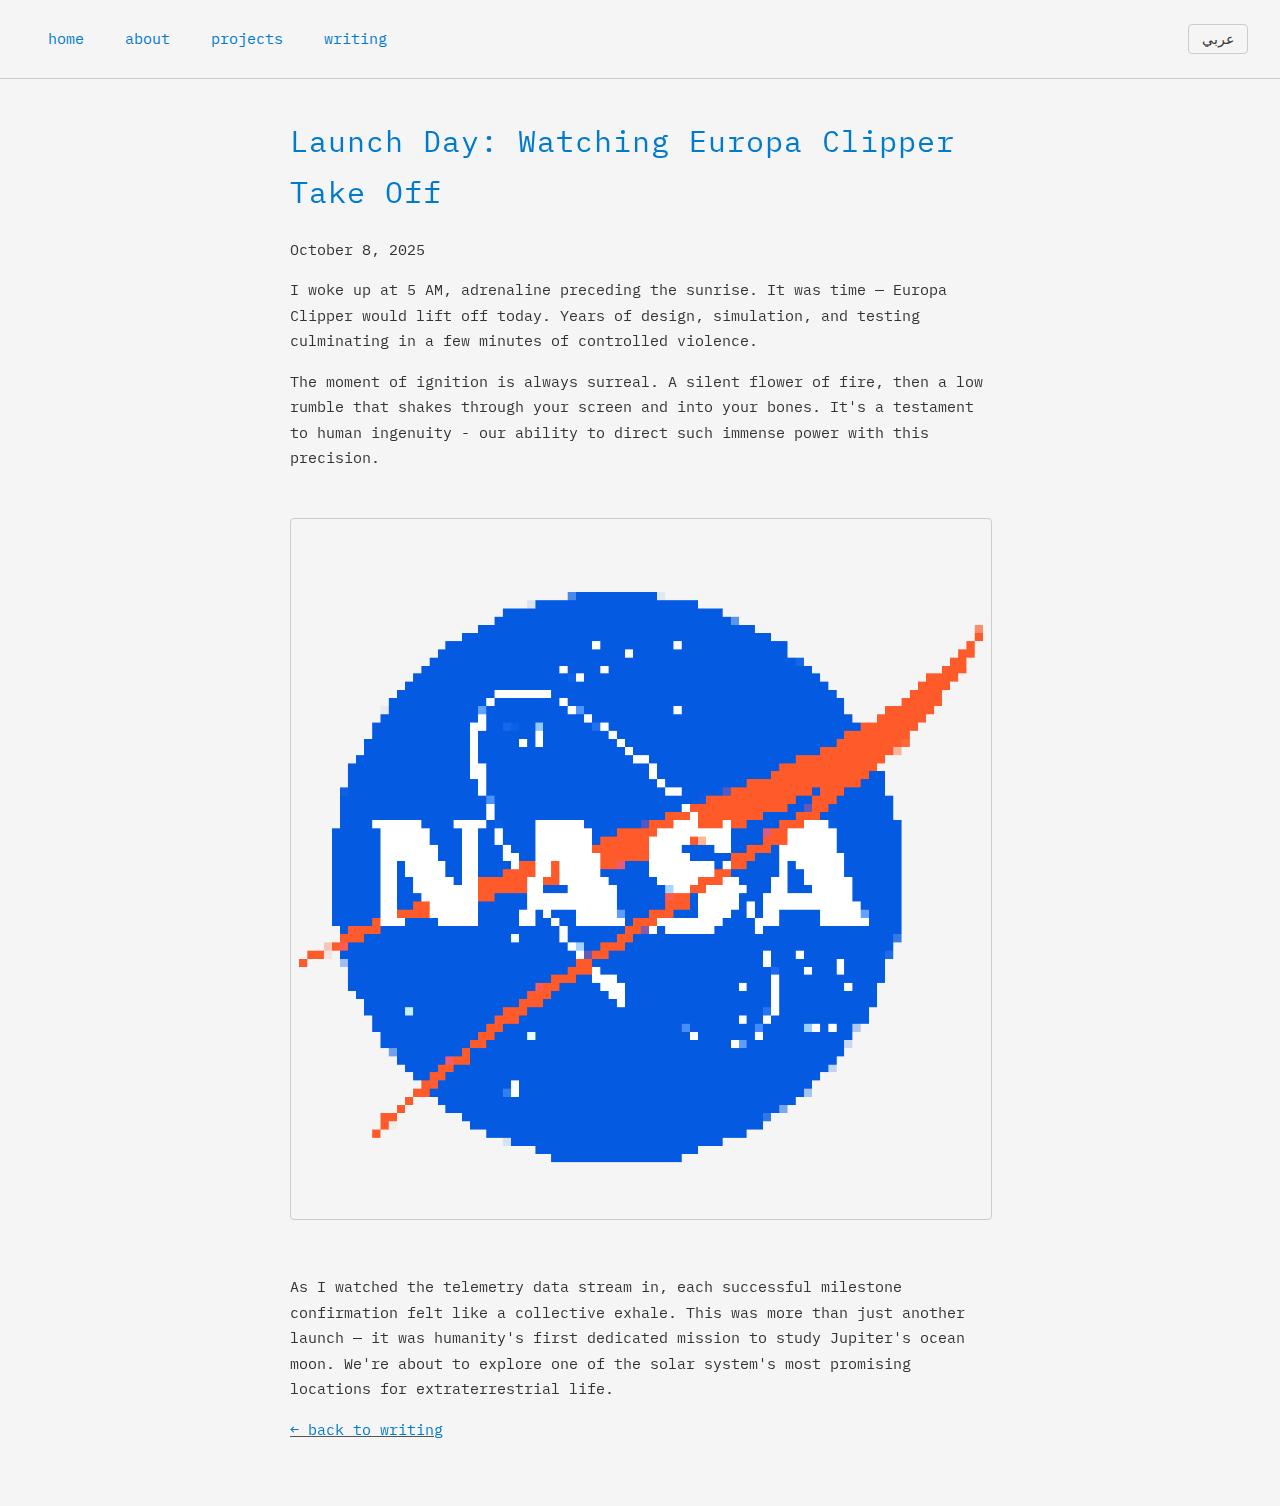
<file: writing/launch-day.html>
<!DOCTYPE html>
<html lang="en">
<head>
  <meta charset="UTF-8">
  <title>Launch Day: Watching Europa Clipper Take Off | Sayid Alsayid</title>
  <meta name="description" content="Reflections on witnessing the Europa Clipper launch">
  <meta name="viewport" content="width=device-width, initial-scale=1">
  <link href="https://fonts.googleapis.com/css?family=IBM+Plex+Mono:400,700&display=swap" rel="stylesheet">
  <link rel="preconnect" href="https://fonts.gstatic.com" crossorigin>
  <link href="../style.css" rel="stylesheet">
</head>
<body>
  <header class="site-header">
    <nav>
      <a href="../index.html" data-translate="nav_home">home</a>
      <a href="../index.html#about" data-translate="nav_about">about</a>
      <a href="../index.html#projects" data-translate="nav_projects">projects</a>
      <a href="../writing.html" data-translate="nav_writing">writing</a>
    </nav>
    <button id="lang-toggle-btn">عربي</button>
  </header>

  <main class="post-content">
    <article>
      <header class="post-header">
        <h1 data-translate="writing_post1_title">Launch Day: Watching Europa Clipper Take Off</h1>
        <div class="post-meta">
          <time data-translate="writing_post1_date">October 8, 2025</time>
        </div>
      </header>
      
      <div class="post-body" data-translate="writing_post1_content">
        <p>I woke up at 5 AM, adrenaline preceding the sunrise. It was time — Europa Clipper would lift off today. Years of design, simulation, and testing culminating in a few minutes of controlled violence.</p>
        
        <p>The moment of ignition is always surreal. A silent flower of fire, then a low rumble that shakes through your screen and into your bones. It's a testament to human ingenuity - our ability to direct such immense power with this precision.</p>
        
        <img src="../images/nasa4.png" alt="NASA Mission Control" class="post-image">
        
        <p>As I watched the telemetry data stream in, each successful milestone confirmation felt like a collective exhale. This was more than just another launch — it was humanity's first dedicated mission to study Jupiter's ocean moon. We're about to explore one of the solar system's most promising locations for extraterrestrial life.</p>
      </div>
    </article>

    <nav class="post-nav">
      <a href="../writing.html" class="back-to-writing">← back to writing</a>
    </nav>
  </main>

  <script src="../script.js"></script>
</body>
</html>
</file>
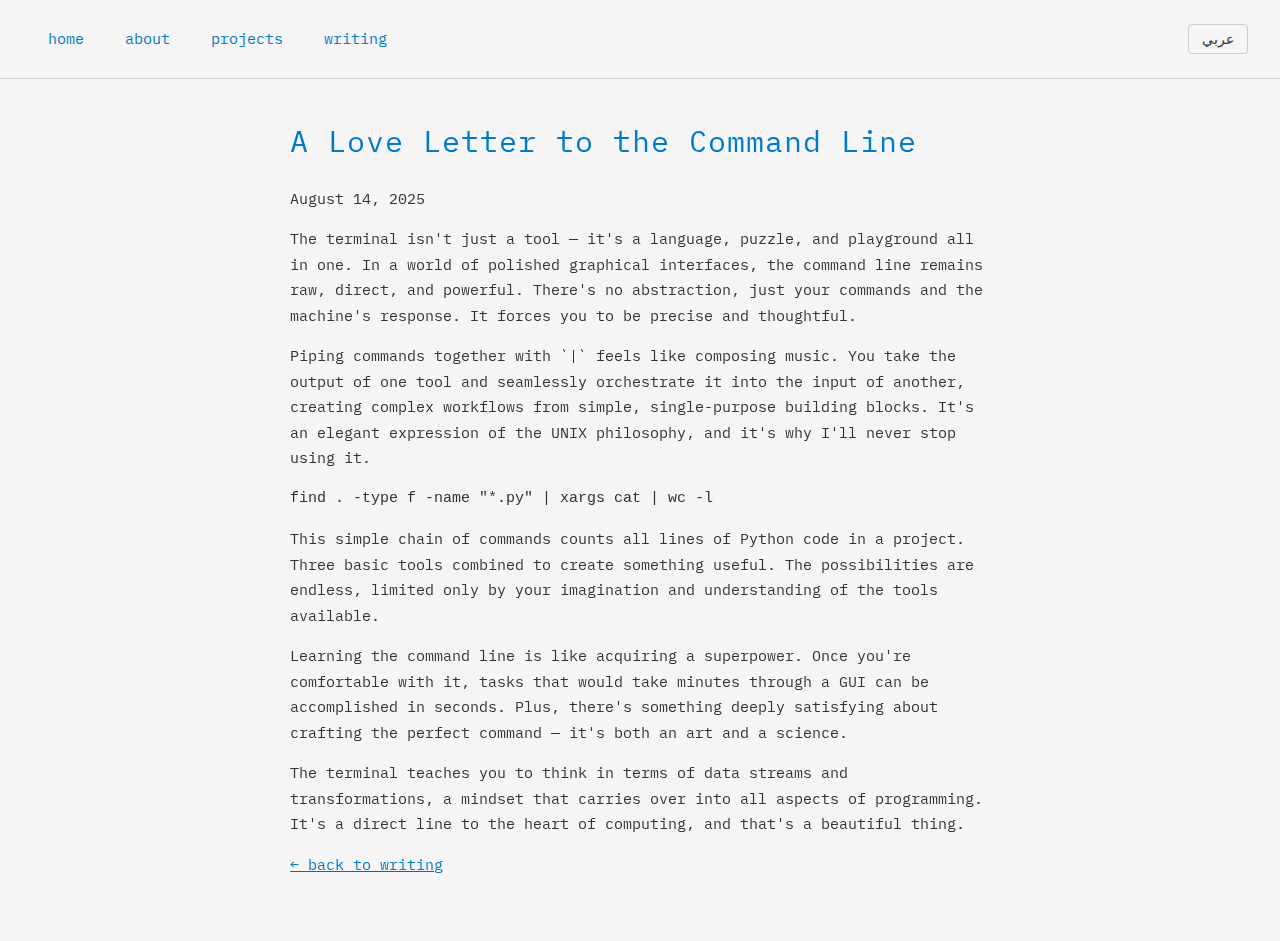
<file: writing/terminal-love.html>
<!DOCTYPE html>
<html lang="en">
<head>
  <meta charset="UTF-8">
  <title>A Love Letter to the Command Line | Sayid Alsayid</title>
  <meta name="description" content="Why the terminal remains my favorite tool">
  <meta name="viewport" content="width=device-width, initial-scale=1">
  <link href="https://fonts.googleapis.com/css?family=IBM+Plex+Mono:400,700&display=swap" rel="stylesheet">
  <link rel="preconnect" href="https://fonts.gstatic.com" crossorigin>
  <link href="../style.css" rel="stylesheet">
</head>
<body>
  <header class="site-header">
    <nav>
      <a href="../index.html" data-translate="nav_home">home</a>
      <a href="../index.html#about" data-translate="nav_about">about</a>
      <a href="../index.html#projects" data-translate="nav_projects">projects</a>
      <a href="../writing.html" data-translate="nav_writing">writing</a>
    </nav>
    <button id="lang-toggle-btn">عربي</button>
  </header>

  <main class="post-content">
    <article>
      <header class="post-header">
        <h1 data-translate="writing_post3_title">A Love Letter to the Command Line</h1>
        <div class="post-meta">
          <time data-translate="writing_post3_date">August 14, 2025</time>
        </div>
      </header>
      
      <div class="post-body" data-translate="writing_post3_content">
        <p>The terminal isn't just a tool — it's a language, puzzle, and playground all in one. In a world of polished graphical interfaces, the command line remains raw, direct, and powerful. There's no abstraction, just your commands and the machine's response. It forces you to be precise and thoughtful.</p>
        
        <p>Piping commands together with `|` feels like composing music. You take the output of one tool and seamlessly orchestrate it into the input of another, creating complex workflows from simple, single-purpose building blocks. It's an elegant expression of the UNIX philosophy, and it's why I'll never stop using it.</p>
        
        <pre><code>find . -type f -name "*.py" | xargs cat | wc -l</code></pre>
        
        <p>This simple chain of commands counts all lines of Python code in a project. Three basic tools combined to create something useful. The possibilities are endless, limited only by your imagination and understanding of the tools available.</p>
        
        <p>Learning the command line is like acquiring a superpower. Once you're comfortable with it, tasks that would take minutes through a GUI can be accomplished in seconds. Plus, there's something deeply satisfying about crafting the perfect command — it's both an art and a science.</p>
        
        <p>The terminal teaches you to think in terms of data streams and transformations, a mindset that carries over into all aspects of programming. It's a direct line to the heart of computing, and that's a beautiful thing.</p>
      </div>
    </article>

    <nav class="post-nav">
      <a href="../writing.html" class="back-to-writing">← back to writing</a>
    </nav>
  </main>

  <script src="../script.js"></script>
</body>
</html>
</file>
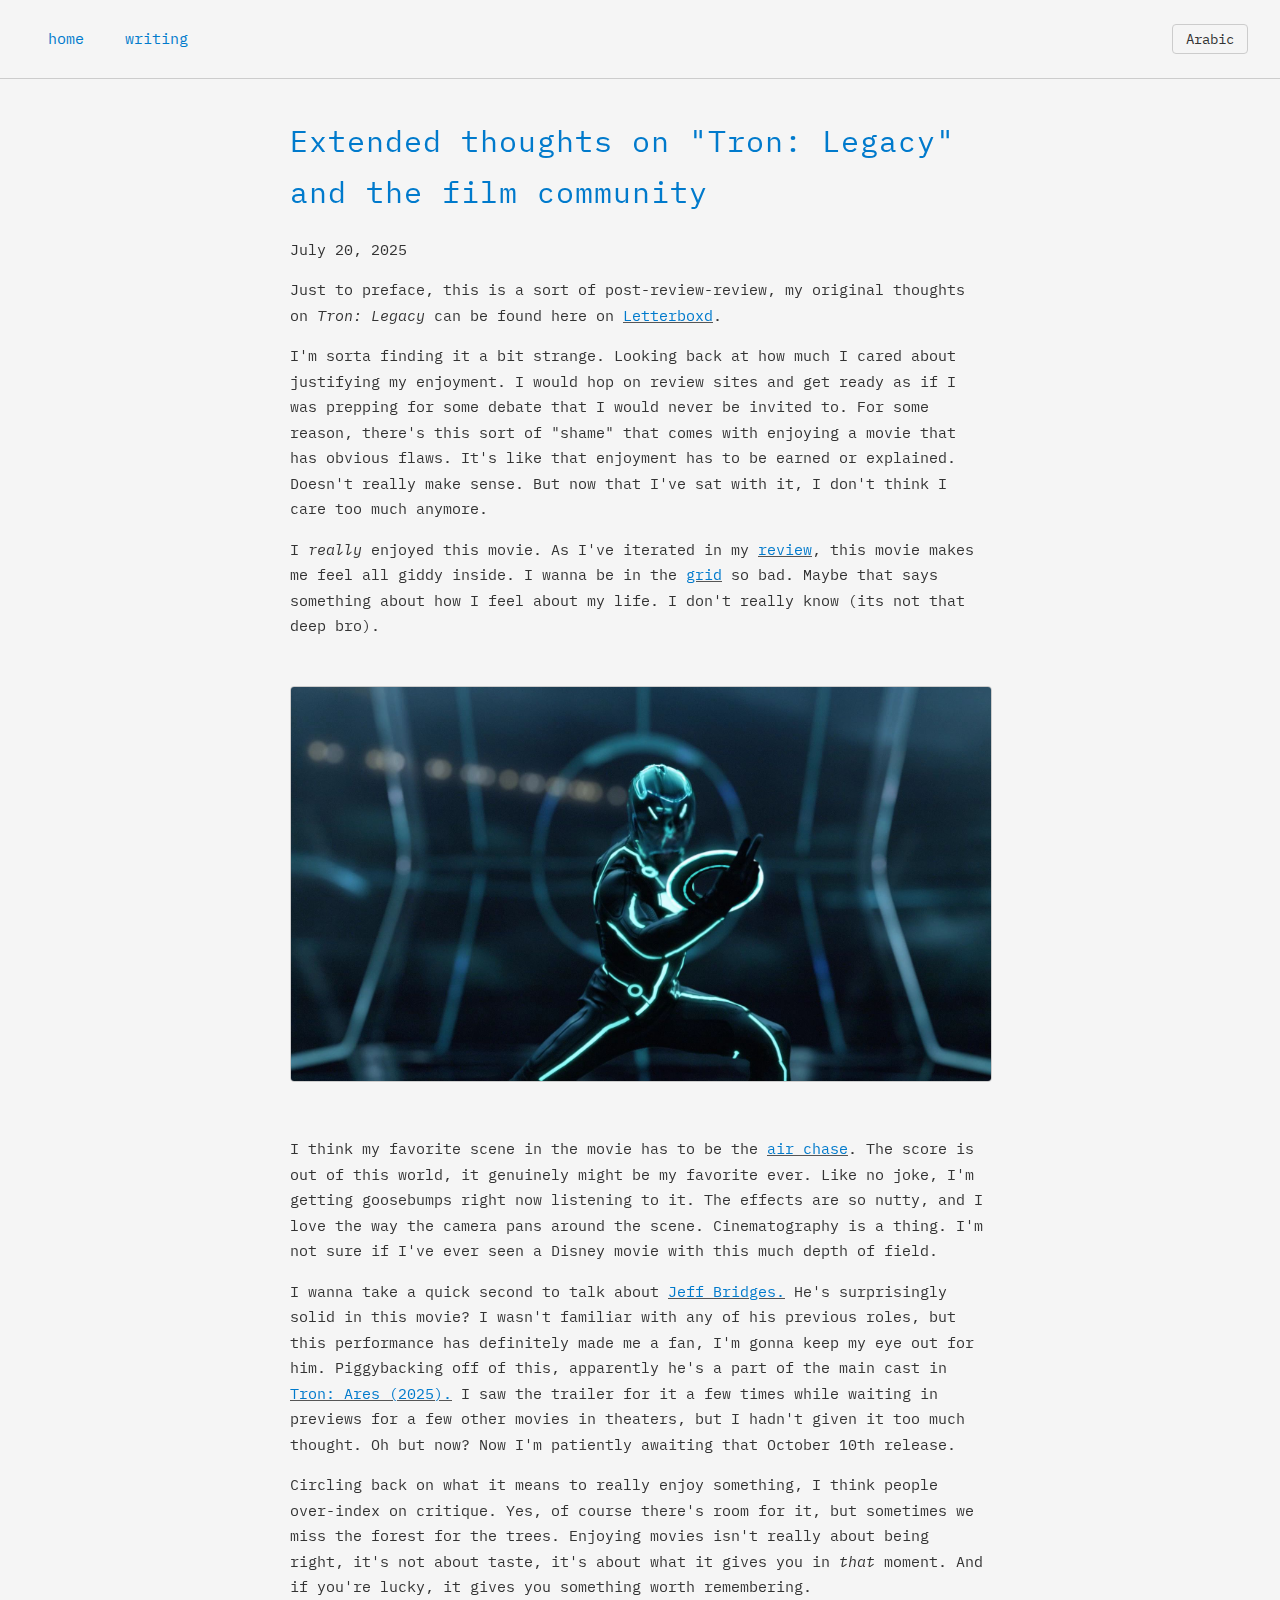
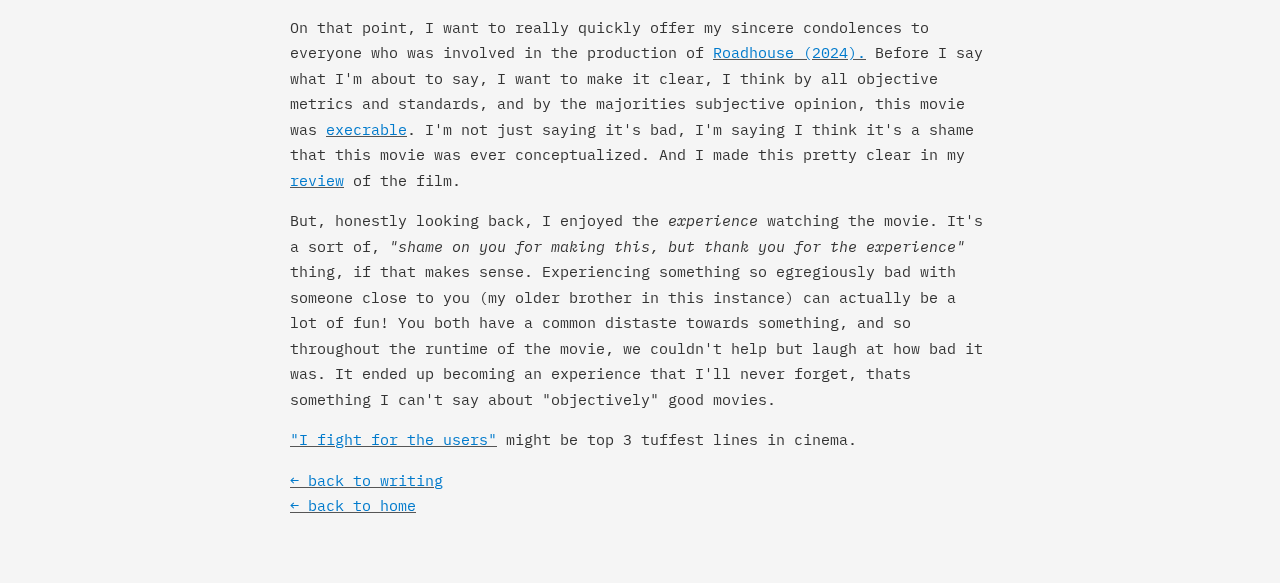
<file: writing/tron-writing.html>
<!DOCTYPE html>
<html lang="en">
<head>
  <meta charset="UTF-8">
  <title>Extended thoughts on "Tron: Legacy" and the film community</title>
  <meta name="description" content="Extended reflections on Tron: Legacy, film critique, and the joy of watching movies.">
  <meta name="viewport" content="width=device-width, initial-scale=1">
  <link href="https://fonts.googleapis.com/css?family=IBM+Plex+Mono:400,700&display=swap" rel="stylesheet">
  <link rel="preconnect" href="https://fonts.gstatic.com" crossorigin>
  <link href="../style.css" rel="stylesheet">
</head>
<body>
  <header class="site-header">
    <nav>
      <a href="../index.html" data-translate="nav_home">home</a>
      <a href="../writing.html" data-translate="nav_writing">writing</a>
    </nav>
    <button id="lang-toggle-btn">Arabic</button>
  </header>

  <main class="post-content">
    <article>
      <header class="post-header">
        <h1 class="english" data-translate="tron_title">Extended thoughts on "Tron: Legacy" and the film community</h1>
        <h1 class="arabic" lang="ar" style="display: none;" data-translate="tron_title_ar">أفكار موسعة حول "ترون: ليجاسي" ومجتمع الأفلام</h1>
        <div class="post-meta">
          <time class="english" data-translate="tron_date">July 20, 2025</time>
          <time class="arabic" lang="ar" style="display: none;" data-translate="tron_date_ar">20 يوليو 2025</time>
        </div>
      </header>
      
      <div class="post-body">
        <div class="english">
          <p data-translate="tron_p1">Just to preface, this is a sort of post-review-review, my original thoughts on <em>Tron: Legacy</em> can be found here on <a href="https://letterboxd.com/sayidal/film/tron-legacy/" target="_blank">Letterboxd</a>.</p>
          <p data-translate="tron_p2">I'm sorta finding it a bit strange. Looking back at how much I cared about justifying my enjoyment. I would hop on review sites and get ready as if I was prepping for some debate that I would never be invited to. For some reason, there's this sort of "shame" that comes with enjoying a movie that has obvious flaws. It's like that enjoyment has to be earned or explained. Doesn't really make sense. But now that I've sat with it, I don't think I care too much anymore.</p>
          <p data-translate="tron_p3">I <em>really</em> enjoyed this movie. As I've iterated in my <a href="https://letterboxd.com/sayidal/film/tron-legacy/" target="_blank">review</a>, this movie makes me feel all giddy inside. I wanna be in the <a href="https://tron.fandom.com/wiki/Grid" target="_blank">grid</a> so bad. Maybe that says something about how I feel about my life. I don't really know (its not that deep bro).</p>
          <img src="../images/tron1.png" alt="A scene from the movie Tron: Legacy" class="post-image">
          <p data-translate="tron_p4">I think my favorite scene in the movie has to be the <a href="https://www.youtube.com/watch?v=wunzmUpzX1M" target="_blank">air chase</a>. The score is out of this world, it genuinely might be my favorite ever. Like no joke, I'm getting goosebumps right now listening to it. The effects are so nutty, and I love the way the camera pans around the scene. Cinematography is a thing. I'm not sure if I've ever seen a Disney movie with this much depth of field.</p>
          <p data-translate="tron_p5">I wanna take a quick second to talk about <a href="https://www.imdb.com/name/nm0000313/" target="_blank">Jeff Bridges.</a> He's surprisingly solid in this movie? I wasn't familiar with any of his previous roles, but this performance has definitely made me a fan, I'm gonna keep my eye out for him. Piggybacking off of this, apparently he's a part of the main cast in <a href="https://www.imdb.com/title/tt6604188/" target="_blank">Tron: Ares (2025).</a> I saw the trailer for it a few times while waiting in previews for a few other movies in theaters, but I hadn't given it too much thought. Oh but now? Now I'm patiently awaiting that October 10th release.</p>
          <p data-translate="tron_p6">Circling back on what it means to really enjoy something, I think people over-index on critique. Yes, of course there's room for it, but sometimes we miss the forest for the trees. Enjoying movies isn't really about being right, it's not about taste, it's about what it gives you in <em>that</em> moment. And if you're lucky, it gives you something worth remembering.</p>
          <p data-translate="tron_p7">On that point, I want to really quickly offer my sincere condolences to everyone who was involved in the production of <a href="https://www.imdb.com/title/tt3359350/" target="_blank">Roadhouse (2024).</a> Before I say what I'm about to say, I want to make it clear, I think by all objective metrics and standards, and by the majorities subjective opinion, this movie was <a href="https://www.vocabulary.com/dictionary/execrable" target="_blank">execrable</a>. I'm not just saying it's bad, I'm saying I think it's a shame that this movie was ever conceptualized. And I made this pretty clear in my <a href="https://letterboxd.com/sayidal/film/road-house-2024/1/" target="_blank">review</a> of the film.</p>
          <p data-translate="tron_p8">But, honestly looking back, I enjoyed the <em>experience</em> watching the movie. It's a sort of, <em>"shame on you for making this, but thank you for the experience"</em> thing, if that makes sense. Experiencing something so egregiously bad with someone close to you (my older brother in this instance) can actually be a lot of fun! You both have a common distaste towards something, and so throughout the runtime of the movie, we couldn't help but laugh at how bad it was. It ended up becoming an experience that I'll never forget, thats something I can't say about "objectively" good movies.</p>
          <p data-translate="tron_p9"><a href="https://www.youtube.com/watch?v=9OA4iFCcakI" target="_blank">"I fight for the users"</a> might be top 3 tuffest lines in cinema.</p>
        </div>
        <div class="arabic" lang="ar" style="display: none;">
          <p data-translate="tron_p1_ar">كمقدمة، هذه مراجعة ما بعد المراجعة، يمكن العثور على أفكاري الأصلية حول <em>ترون: ليجاسي</em> هنا على <a href="https://letterboxd.com/sayidal/film/tron-legacy/" target="_blank">Letterboxd</a>.</p>
          <p data-translate="tron_p2_ar">أجد الأمر غريبًا بعض الشيء. بالنظر إلى مدى اهتمامي بتبرير استمتاعي. كنت أذهب إلى مواقع المراجعة وأستعد كما لو كنت أجهز لنقاش لن تتم دعوتي إليه أبدًا. لسبب ما، هناك نوع من "العار" الذي يأتي مع الاستمتاع بفيلم به عيوب واضحة. وكأن هذا الاستمتاع يجب أن يكون مكتسبًا أو مبررًا. لا يبدو منطقيًا. ولكن الآن بعد أن جلست مع الأمر، لا أعتقد أنني أهتم كثيرًا بعد الآن.</p>
          <p data-translate="tron_p3_ar">لقد استمتعت حقًا بهذا الفيلم. كما ذكرت في <a href="https://letterboxd.com/sayidal/film/tron-legacy/" target="_blank">مراجعتي</a>، يجعلني هذا الفيلم أشعر بالسعادة. أريد أن أكون في <a href="https://tron.fandom.com/wiki/Grid" target="_blank">الشبكة</a> بشدة. ربما يقول ذلك شيئًا عن شعوري تجاه حياتي. لا أعرف حقًا (الأمر ليس عميقًا جدًا يا صديقي).</p>
          <img src="../images/tron1.png" alt="مشهد من فيلم ترون: ليجاسي" class="post-image">
          <p data-translate="tron_p4_ar">أعتقد أن مشهدي المفضل في الفيلم يجب أن يكون <a href="https://www.youtube.com/watch?v=wunzmUpzX1M" target="_blank">مطاردة الهواء</a>. الموسيقى التصويرية خارجة عن هذا العالم، قد تكون حقًا هي المفضلة لدي على الإطلاق. مثل لا مزاح، أشعر بالقشعريرة الآن وأنا أستمع إليها. التأثيرات مذهلة، وأحب الطريقة التي تتحرك بها الكاميرا حول المشهد. التصوير السينمائي هو شيء. لست متأكدًا مما إذا كنت قد رأيت فيلم ديزني من قبل بهذه العمق في مجال الرؤية.</p>
          <p data-translate="tron_p5_ar">أريد أن أخذ لحظة للحديث عن <a href="https://www.imdb.com/name/nm0000313/" target="_blank">جيف بريدجز.</a> إنه متألق بشكل مفاجئ في هذا الفيلم؟ لم أكن على دراية بأي من أدواره السابقة، لكن هذا الأداء جعلني بالتأكيد معجبًا، سأبقي عيني عليه. بالمناسبة، يبدو أنه جزء من الطاقم الرئيسي في <a href="https://www.imdb.com/title/tt6604188/" target="_blank">ترون: آريس (2025).</a> رأيت الإعلان التشويقي له عدة مرات أثناء الانتظار في دور السينما لمشاهدة أفلام أخرى، لكن لم أعطها الكثير من التفكير. أوه ولكن الآن؟ الآن أنا في انتظار ذلك الإصدار في 10 أكتوبر بفارغ الصبر.</p>
          <p data-translate="tron_p6_ar">بالعودة إلى ما يعنيه حقًا الاستمتاع بشيء ما، أعتقد أن الناس يبالغون في النقد. نعم، بالطبع هناك مجال لذلك، لكن في بعض الأحيان نفوت الغابة من أجل الأشجار. الاستمتاع بالأفلام ليس حقًا عن كونك على حق، ليس عن الذوق، إنه عن ما يمنحك إياه في <em>تلك</em> اللحظة. وإذا كنت محظوظًا، فإنه يمنحك شيئًا يستحق التذكر.</p>
          <p data-translate="tron_p7_ar">في هذا السياق، أود أن أقدم تعازيّ الحارة لكل من شارك في إنتاج <a href="https://www.imdb.com/title/tt3359350/" target="_blank">رودهاوس (2024).</a> قبل أن أقول ما سأقوله، أريد أن أوضح، أعتقد أنه وفقًا لجميع المعايير والقياسات الموضوعية، ووفقًا لرأي الأغلبية الذاتية، كان هذا الفيلم <a href="https://www.vocabulary.com/dictionary/execrable" target="_blank">مروعًا</a>. لا أقول إنه سيء فحسب، بل أقول إنني أعتقد أنه من العار أن يتم تصور هذا الفيلم على الإطلاق. وقد أوضحت ذلك في <a href="https://letterboxd.com/sayidal/film/road-house-2024/1/" target="_blank">مراجعتي</a> للفيلم.</p>
          <p data-translate="tron_p8_ar">لكن، بصراحة عند النظر إلى الوراء، استمتعت بـ <em>تجربة</em> مشاهدة الفيلم. إنه نوع من، <em>"إنه سيء لدرجة أنه جيد نوعًا ما"</em> إذا كان ذلك منطقيًا. تجربة شيء سيء بشكل فاضح مع شخص قريب منك (أخي الأكبر في هذه الحالة) يمكن أن يكون ممتعًا حقًا! لديكما كراهية مشتركة تجاه شيء ما، لذا طوال مدة الفيلم، لم نتمكن من التوقف عن الضحك على مدى سوءه. انتهى الأمر ليكون تجربة لن أنساها أبدًا، وهذا شيء لا أستطيع قوله عن الأفلام "الجيدة موضوعيًا".</p>
          <p data-translate="tron_p9_ar"><a href="https://www.youtube.com/watch?v=9OA4iFCcakI" target="_blank">"أقاتل من أجل المستخدمين"</a> قد تكون من بين أقوى 3 جمل في السينما.</p>
        </div>
      </div>
    </article>

    <nav class="post-nav">
      <a href="../writing.html" class="back-to-writing english">← back to writing</a>
      <a href="../writing.html" class="back-to-writing arabic" lang="ar" style="display: none;">← العودة إلى الكتابة</a>
      <br>
      <a href="../index.html" class="back-to-home english">← back to home</a>
      <a href="../index.html" class="back-to-home arabic" lang="ar" style="display: none;">← العودة إلى الصفحة الرئيسية</a>
    </nav>
  </main>

  <script src="../script.js"></script>
</body>
</html>
</file>
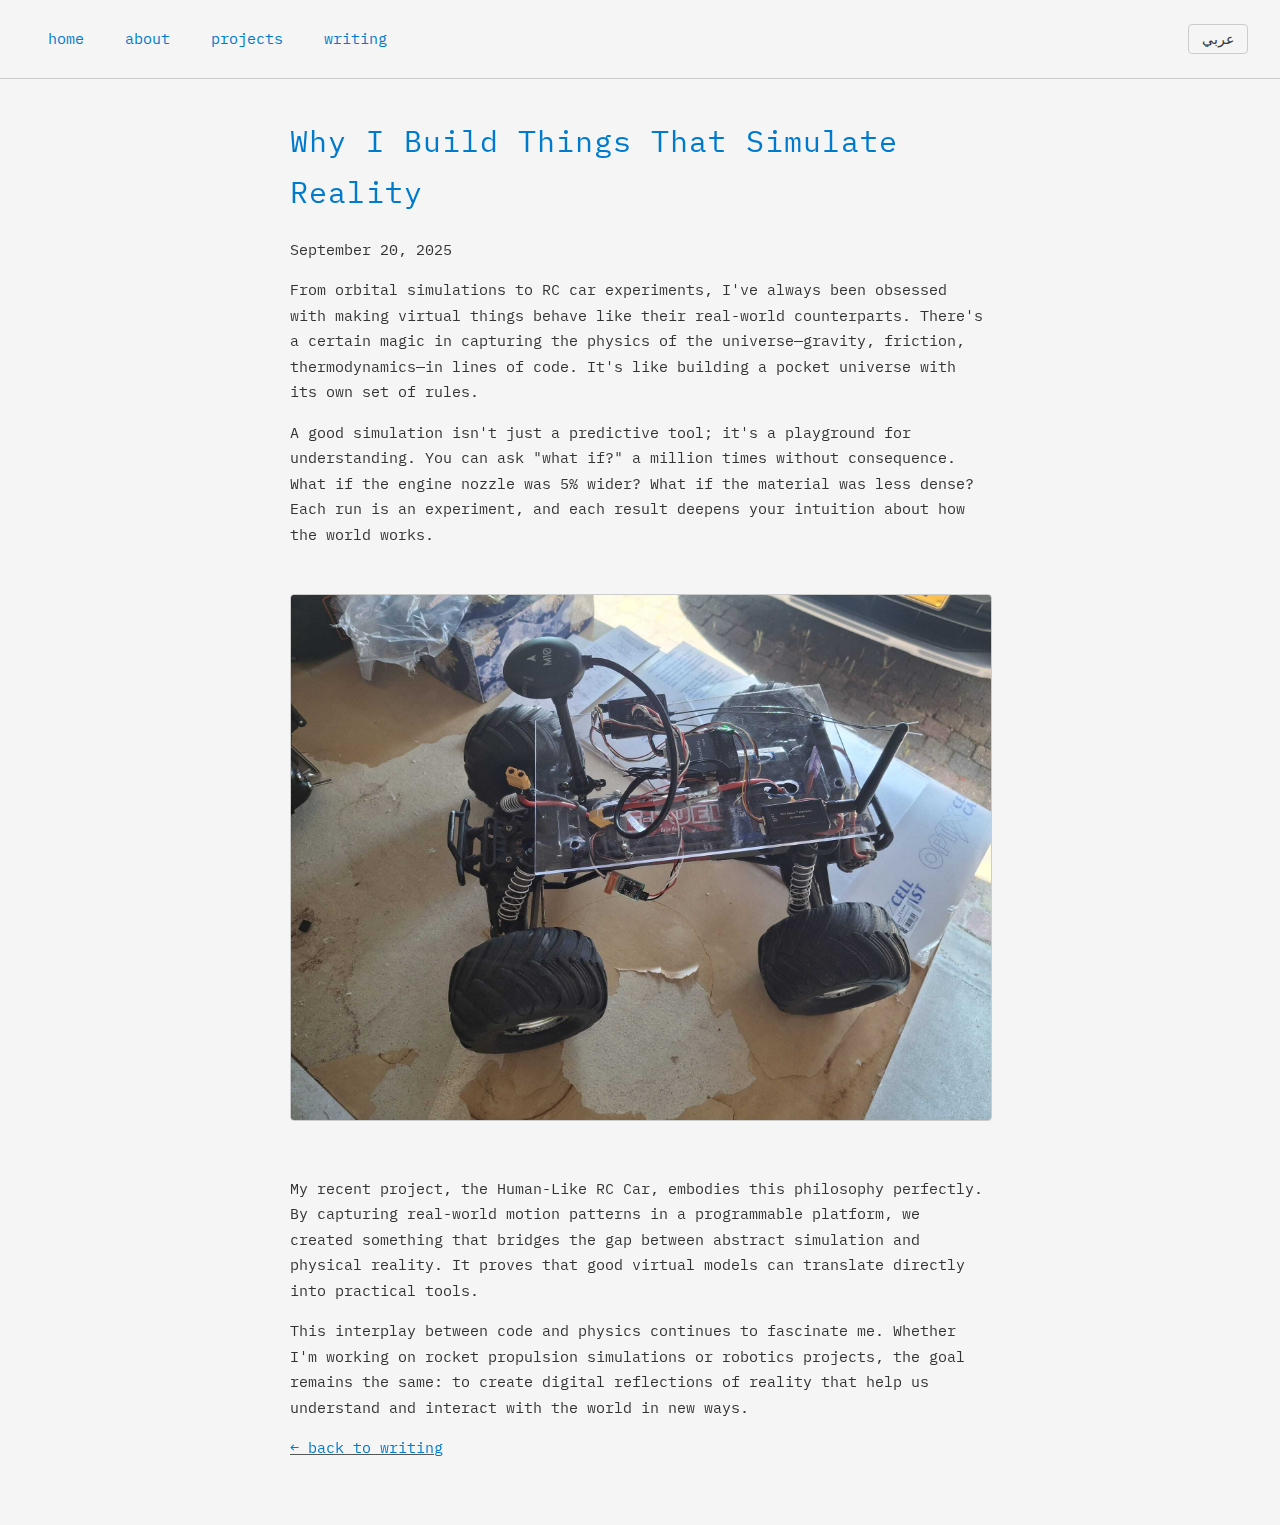
<file: writing/why-i-build.html>
<!DOCTYPE html>
<html lang="en">
<head>
  <meta charset="UTF-8">
  <title>Why I Build Things That Simulate Reality | Sayid Alsayid</title>
  <meta name="description" content="On the joy and challenge of making code that mimics the real world">
  <meta name="viewport" content="width=device-width, initial-scale=1">
  <link href="https://fonts.googleapis.com/css?family=IBM+Plex+Mono:400,700&display=swap" rel="stylesheet">
  <link rel="preconnect" href="https://fonts.gstatic.com" crossorigin>
  <link href="../style.css" rel="stylesheet">
</head>
<body>
  <header class="site-header">
    <nav>
      <a href="../index.html" data-translate="nav_home">home</a>
      <a href="../index.html#about" data-translate="nav_about">about</a>
      <a href="../index.html#projects" data-translate="nav_projects">projects</a>
      <a href="../writing.html" data-translate="nav_writing">writing</a>
    </nav>
    <button id="lang-toggle-btn">عربي</button>
  </header>

  <main class="post-content">
    <article>
      <header class="post-header">
        <h1 data-translate="writing_post2_title">Why I Build Things That Simulate Reality</h1>
        <div class="post-meta">
          <time data-translate="writing_post2_date">September 20, 2025</time>
        </div>
      </header>
      
      <div class="post-body" data-translate="writing_post2_content">
        <p>From orbital simulations to RC car experiments, I've always been obsessed with making virtual things behave like their real-world counterparts. There's a certain magic in capturing the physics of the universe—gravity, friction, thermodynamics—in lines of code. It's like building a pocket universe with its own set of rules.</p>
        
        <p>A good simulation isn't just a predictive tool; it's a playground for understanding. You can ask "what if?" a million times without consequence. What if the engine nozzle was 5% wider? What if the material was less dense? Each run is an experiment, and each result deepens your intuition about how the world works.</p>
        
        <img src="../images/rccar1.png" alt="RC Car Test" class="post-image">
        
        <p>My recent project, the Human-Like RC Car, embodies this philosophy perfectly. By capturing real-world motion patterns in a programmable platform, we created something that bridges the gap between abstract simulation and physical reality. It proves that good virtual models can translate directly into practical tools.</p>
        
        <p>This interplay between code and physics continues to fascinate me. Whether I'm working on rocket propulsion simulations or robotics projects, the goal remains the same: to create digital reflections of reality that help us understand and interact with the world in new ways.</p>
      </div>
    </article>

    <nav class="post-nav">
      <a href="../writing.html" class="back-to-writing">← back to writing</a>
    </nav>
  </main>

  <script src="../script.js"></script>
</body>
</html>
</file>
<file: style.css>
/* --- CSS Variables and General Styles --- */
:root {
  --bg-color: #f5f5f5;            /* Light background */
  --text-color: #333;             /* Main text */
  --text-color-dark: #555;        /* Secondary text */
  --border-color: #ccc;           /* Borders */
  --accent-color: #007acc;        /* Headings / accents */
  --link-color: #007acc;          /* NEW: link color (separate from accent) */
  --hover-bg-color: #e0e0e0;      /* Hover surfaces */
}

html {
  scroll-behavior: smooth;
}

body {
  background-color: var(--bg-color);
  color: var(--text-color);
  font-family: 'IBM Plex Mono', 'Noto Sans Arabic', monospace;
  font-size: 15px;
  line-height: 1.7;
  margin: 0;
}

main {
  max-width: 700px;
  margin: 0 auto;
  padding: 1rem 2rem 4rem;
}

/* --- Typography and Links --- */
h1, h2 {
  font-weight: 400;
  color: var(--accent-color);
  letter-spacing: 1px;
}

h2 {
  font-size: 1.2rem;
  margin: 0 0 2rem 0;
  text-transform: uppercase;
  text-shadow: 2px 2px var(--bg-color), 3px 3px var(--border-color);
  letter-spacing: 3px;
}

a {
  color: var(--link-color); /* use dedicated link var */
  text-decoration: underline;
  text-decoration-color: var(--text-color-dark);
  transition: color 0.2s, text-decoration-color 0.2s, background-color 0.2s;
}

a:hover {
  color: var(--text-color);
  text-decoration-color: var(--text-color);
}

.divider {
  border: none;
  color: var(--border-color);
  font-size: 1.1em;
  letter-spacing: 1px;
  margin: 4rem 0;
  text-align: center;
  user-select: none;
}

/* --- Header & Language / Theme Toggle --- */
.site-header {
  position: sticky;      
  top: 0;
  z-index: 500;         
  display: flex;
  justify-content: space-between;
  align-items: center;
  padding: 1.5rem 2rem;
  background-color: var(--bg-color);      
  border-bottom: 1px solid var(--border-color);
  backdrop-filter: saturate(160%) blur(6px); 
}

.site-header nav a {
  margin: 0 1rem;
  text-decoration: none;
}
#lang-toggle-btn,
#theme-toggle-btn {
  background: transparent;
  color: var(--text-color);
  border: 1px solid var(--border-color);
  border-radius: 4px;
  padding: 0.3rem 0.8rem;
  font-family: inherit;
  font-size: 0.85rem;
  cursor: pointer;
  transition: all 0.2s ease;
}

#lang-toggle-btn:hover,
#theme-toggle-btn:hover {
  border-color: var(--accent-color);
  color: var(--accent-color);
}
/* Keep buttons grouped and always LTR */
.header-actions {
  display: flex;
  gap: 0.5rem;
  margin-inline-start: auto;   /* pushes the group away from nav */
  flex-direction: row;         /* fixed order */
  direction: ltr;              /* fixed text flow for the group */
}

/* Even in Arabic (RTL), keep the group LTR and in the same order */
body[dir="rtl"] .header-actions {
  flex-direction: row;
  direction: ltr;
}

/* Optional: keep nav link order stable too */
.site-header nav { direction: ltr; }
body[dir="rtl"] .site-header nav { direction: ltr; }

/* --- Hero Section --- */
#hero {
  display: flex;
  flex-direction: column;
  align-items: center;
  justify-content: center;
  min-height: 80vh;
  text-align: center;
  margin-top: -40px;
}

#hero h1 {
  margin: 0 0 10px;
  font-size: 2.6em;
  letter-spacing: 2px;
  line-height: 1.1;
  font-weight: bold;
  color: var(--accent-color);
}

.hero-subtitle {
  margin: 18px 0 0;
  font-size: 1.08em;
  color: var(--text-color);
}

.hero-links {
  margin-top: 20px;
  display: flex;
  gap: 35px;
}

.hero-links a {
  font-size: 1em;
  text-transform: lowercase;
  text-decoration: none;
}

#currently-up-to {
  margin-top: 80px;
  font-size: 0.9rem;
  color: var(--text-color-dark);
  text-align: left;
}

.current-title {
  margin: 0;
  font-weight: bold;
}

.current-title.arabic {
  text-align: right;
}

.current-list {
  list-style: disc;
  padding-left: 1.5rem;
  margin: 5px 0 0;
  text-align: left;
}

.current-list li {
  margin-bottom: 5px;
}

.scroll-down-wrapper {
  text-align: center;
  margin-top: 20px;
}
.scroll-down {
  text-decoration: none;
  color: var(--text-color-dark);
  font-size: 2em;
}

/* --- Experience Section --- */
.experience-list {
  display: flex;
  flex-direction: column;
  gap: .5rem;
}

.experience-item {
  display: flex;
  align-items: flex-start;
  gap: 1.5rem;
  padding: 1rem;
  border: 1px solid transparent;
  border-radius: 4px;
  transition: border-color 0.3s ease, background-color 0.3s ease;
}

.experience-item:hover {
  border-color: var(--border-color);
  background-color: var(--hover-bg-color);
}

.company-logo {
  width: 50px;
  height: 50px;
  object-fit: contain;
  margin-top: 2px;
  flex-shrink: 0;
  opacity: 0.6;
  transition: opacity 0.3s ease;
}

.experience-item:hover .company-logo {
  opacity: 1;
}

.experience-details { flex-grow: 1; }

.experience-role {
  font-weight: 700;
  color: var(--accent-color);
  font-size: 1rem;
}

.experience-company-year {
  color: var(--text-color);
  font-size: 0.85rem;
  margin-bottom: 0.25rem;
}

.experience-desc {
  font-size: 0.95rem;
}

.experience-extra {
  color: var(--text-color-dark);
  font-size: 0.85rem;
  margin-bottom: 0.5rem;
}

/* --- Projects Section --- */
.project-list {
  list-style: none;
  padding: 0;
  margin: 0;
}

.project-list li {
  margin-bottom: 1.5rem;
  padding: 1rem;
  border: 1px solid var(--border-color);
  border-radius: 4px;
  transition: all 0.3s ease;
  cursor: pointer;
}

.project-list li:hover {
  border-color: var(--accent-color);
  background-color: var(--hover-bg-color);
  transform: translateY(-2px);
}

.project-header {
  display: flex;
  justify-content: space-between;
  align-items: center;
  width: 100%;
}

.project-title {
  color: var(--text-color);
  font-size: 1rem;
}

.project-list li a {
  text-decoration: none;
}

.github-link {
  display: inline-block;
  padding: 0.5rem 1rem;
  border: 1px solid var(--border-color);
  border-radius: 4px;
  text-decoration: none;
  color: var(--text-color-dark);
  transition: background-color 0.3s ease, color 0.3s ease;
}

.github-link:hover {
  background-color: var(--accent-color);
  color: #fff;
}

/* --- Project Modal --- */
.modal {
  display: none;
  position: fixed;
  z-index: 1000;
  top: 0;
  left: 0;
  width: 100%;
  height: 100%;
  background-color: rgba(0, 0, 0, 0.8);
  opacity: 0;
  transition: opacity 0.3s ease;
  align-items: center;
  justify-content: center;
}

.modal.show {
  display: flex;
  opacity: 1;
}

.modal-content-wrapper {
  position: relative;
  background-color: var(--bg-color);
  margin: 5vh auto;
  padding: 2rem;
  border: 1px solid var(--border-color);
  width: 80%;
  max-width: 800px;
  max-height: 90vh;
  overflow-y: auto;
  border-radius: 4px;
  opacity: 0;
  transform: translateY(-20px);
  transition: opacity 0.3s ease, transform 0.3s ease;
}

.modal.show .modal-content-wrapper {
  opacity: 1;
  transform: translateY(0);
}

.close-modal {
  position: absolute;
  top: 1rem;
  right: 1rem;
  color: var(--text-color);
  font-size: 1.5rem;
  cursor: pointer;
  transition: color 0.2s;
}
.close-modal:hover { color: var(--accent-color); }

#modal-content-body h3 {
  color: var(--accent-color);
  font-size: 1.4rem;
  margin: 0 0 1rem;
}

.project-stack {
  color: var(--text-color-dark);
  font-size: 0.9rem;
  margin-bottom: 1.5rem;
  padding-bottom: 1rem;
  border-bottom: 1px dashed var(--border-color);
}

.project-description {
  margin-bottom: 2rem;
  white-space: pre-line;
}

/* Responsive grid for screenshots */
.project-images {
  display: grid;
  grid-template-columns: repeat(auto-fit, minmax(240px, 1fr));
  gap: 1rem;
  margin: 2rem 0;
}

.project-image {
  width: 100%;
  height: auto;
  border-radius: 4px;
  border: 1px solid var(--border-color);
}

.modal-github-link {
  display: inline-flex;
  align-items: center;
  gap: 0.5rem;
  padding: 0.5rem 1rem;
  border: 1px solid var(--border-color);
  border-radius: 4px;
  margin-top: 1rem;
  text-decoration: none;
}

.github-icon {
  width: 20px;
  height: 20px;
  opacity: 0.6;
}

/* --- Writing Page & Socials --- */
#writing-page {
  padding-top: 2rem;
}

.writing-header-large {
  font-size: 2rem;
  text-align: center;
  margin: 0;
}

.writing-subtext {
  font-size: 1rem;
  color: var(--text-color-dark);
  text-align: center;
  margin: 0.5rem 0 0;
}

.writing-list, .social-links {
  list-style: none;
  padding: 0;
}

.writing-list li {
  margin-bottom: 1rem;
  display: flex;
  justify-content: space-between;
  align-items: baseline;
  padding: 0.5rem 0;
  border-bottom: 1px solid var(--border-color);
}
.writing-list li:last-child {
  border-bottom: none;
}

.writing-list a { text-decoration: none; }

.view-all-posts { text-align: center; margin-top: 2rem; }

.view-all-link {
  display: inline-block;
  padding: 0.5rem 1.5rem;
  border: 1px dashed var(--border-color);
  border-radius: 4px;
  text-decoration: none;
}

#socials h2 { text-align: center; }

.social-links {
  margin: 0 auto;
  display: flex;
  flex-wrap: wrap;
  justify-content: center;
  gap: 1.2rem;
}

.social-links a {
  color: var(--text-color-dark);
  text-decoration: none;
  font-size: 0.95rem;
}

/* --- RTL (Arabic) Styles --- */
body[dir="rtl"] { text-align: right; }
body[dir="rtl"] .site-header { flex-direction: row-reverse; }
body[dir="rtl"] .experience-item { flex-direction: row-reverse; }
body[dir="rtl"] .hero-links { direction: ltr; } /* Keep social links LTR */
body[dir="rtl"] .writing-list li { flex-direction: row-reverse; }

.post-image {
  width: 100%;
  height: auto;
  border-radius: 4px;
  margin: 2rem 0;
  border: 1px solid var(--border-color);
}

.code-block {
  background-color: #bababa;
  color: rgb(26, 43, 66);
  padding: 1rem;
  border-radius: 5px;
  overflow-x: auto;
  font-family: 'IBM Plex Mono', monospace;
  font-size: 14px;
}

/* --- Dark Theme Overrides --- */
:root[data-theme="dark"] {
  --bg-color: #181818;
  --text-color: #ccc;
  --text-color-dark: #aaa;
  --border-color: #333;
  --accent-color: #ffb347;  /* headings (orange) */
  --link-color: #ffd600;    /* links (yellow) */
  --hover-bg-color: #202020;
}

/* Helpful dark-mode hovers */
:root[data-theme="dark"] .site-header nav a:hover { color: var(--link-color); }
:root[data-theme="dark"] .github-link:hover { background-color: var(--link-color); color: #181818; }
:root[data-theme="dark"] .close-modal:hover { color: var(--link-color); }
</file>
